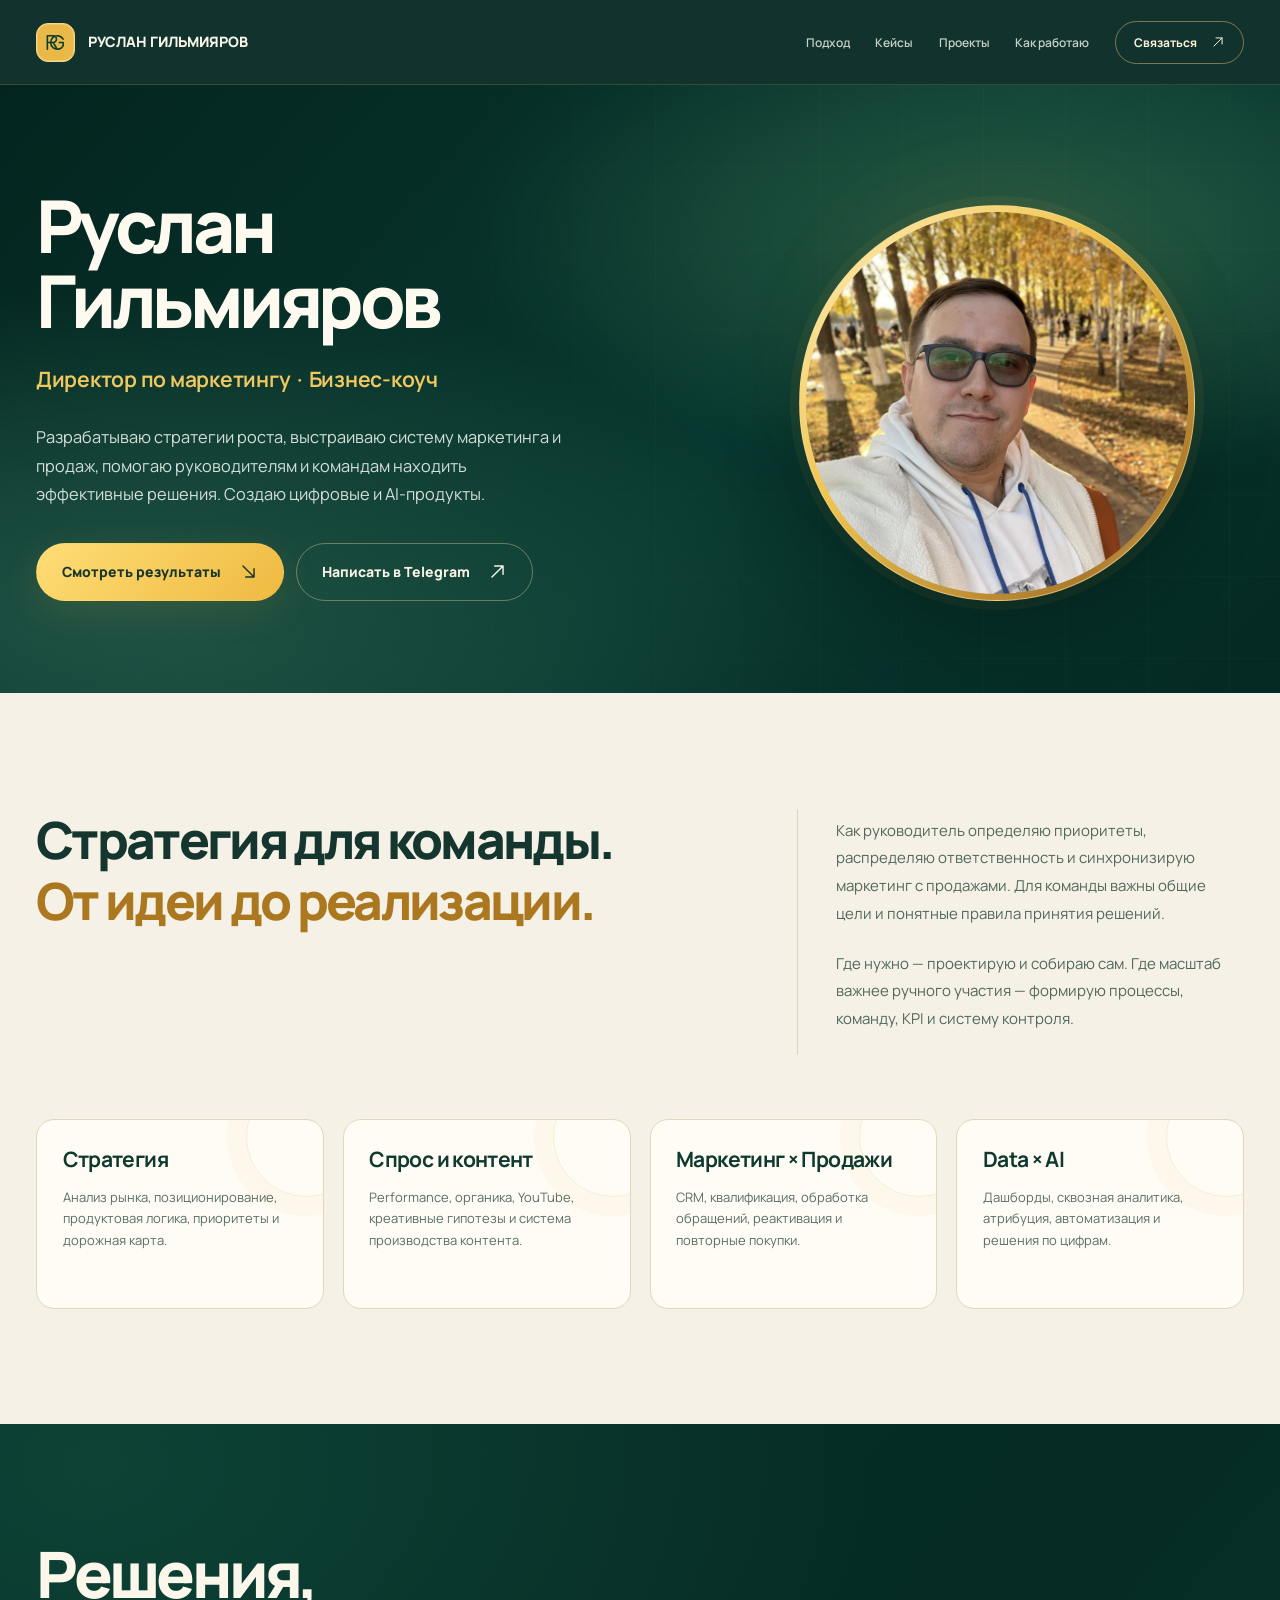
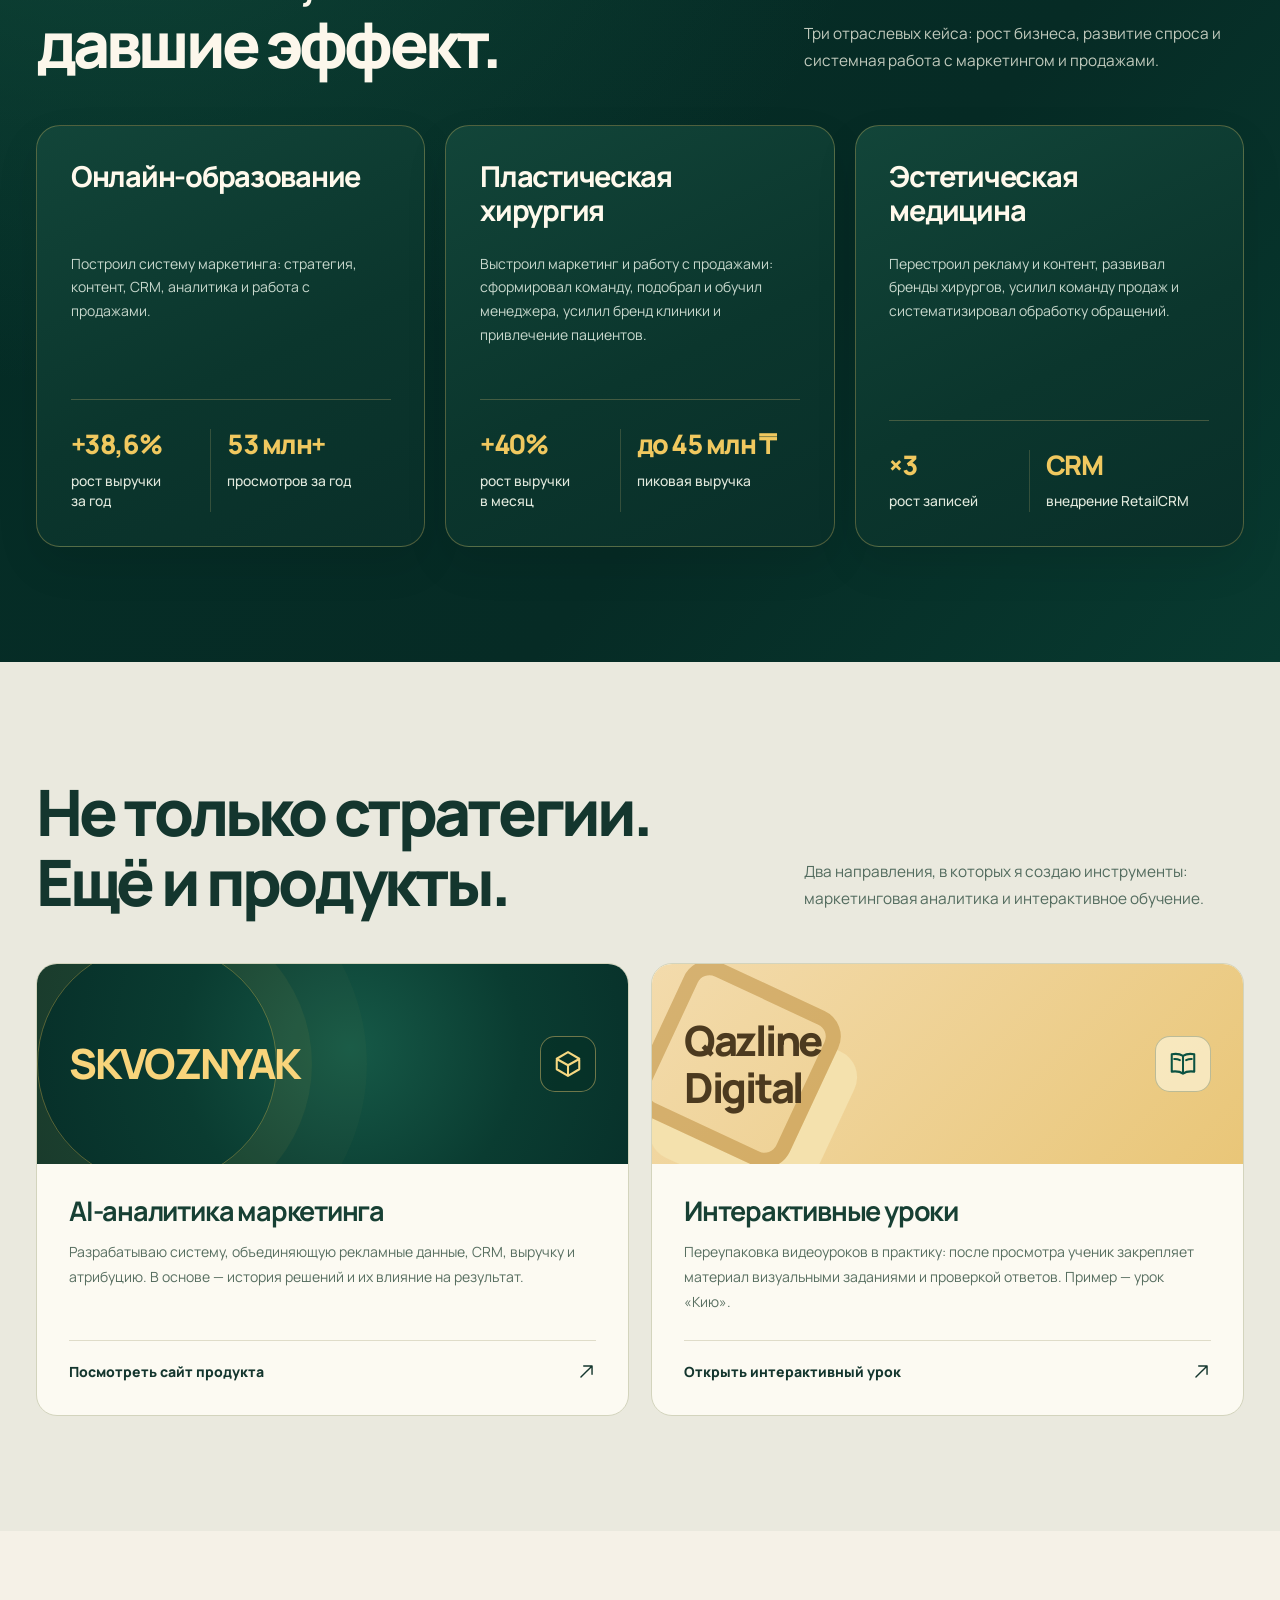
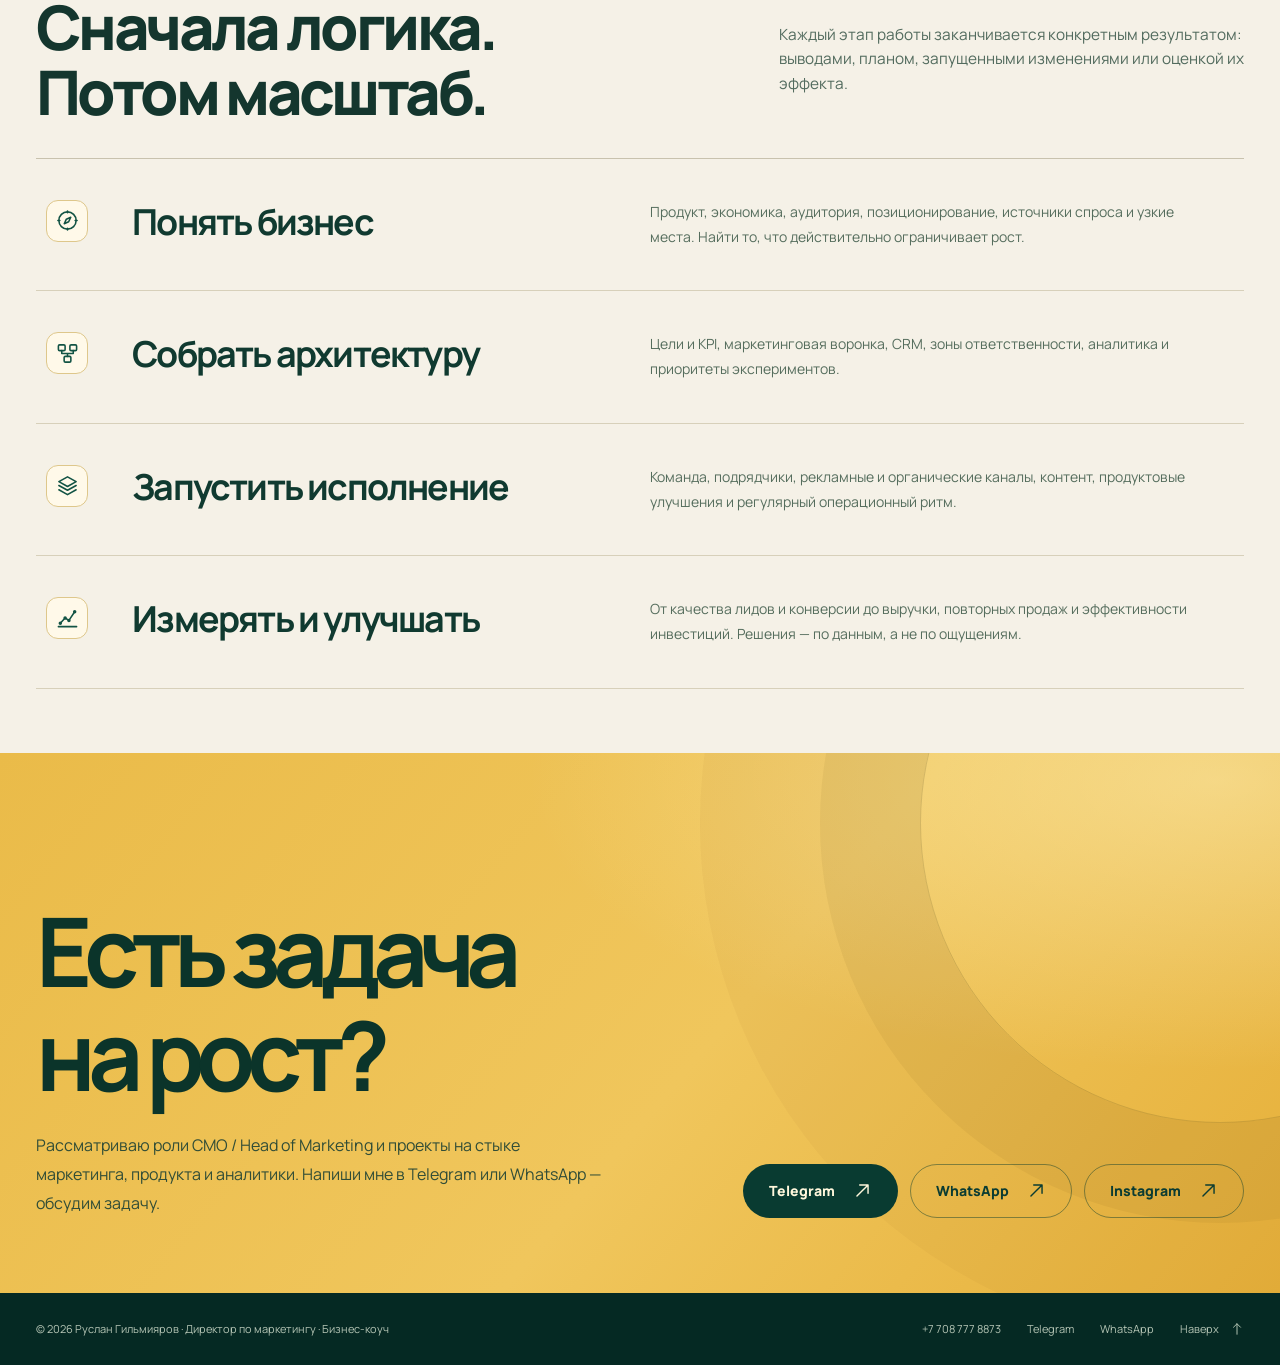
<file: index.html>
<!doctype html>
<html lang="ru">
<head>
<meta charset="utf-8">
<meta name="viewport" content="width=device-width, initial-scale=1">
<meta name="theme-color" content="#052923">
<meta name="description" content="Руслан Гильмияров — директор по маркетингу и бизнес-коуч. Стратегия роста, управление маркетингом, развитие команд, цифровые и AI-продукты. Кейсы в образовании и медицине.">
<meta property="og:type" content="website">
<meta property="og:locale" content="ru_RU">
<meta property="og:url" content="https://gilmiyaroff.github.io/gilmiyarov/">
<meta property="og:title" content="Руслан Гильмияров — директор по маркетингу · бизнес-коуч">
<meta property="og:description" content="Стратегия, маркетинг, продажи, развитие команд и AI. Кейсы и цифровые проекты Руслана Гильмиярова.">
<meta property="og:image" content="https://gilmiyaroff.github.io/gilmiyarov/og-image.PNG">
<meta name="twitter:card" content="summary_large_image">
<meta name="twitter:title" content="Руслан Гильмияров — директор по маркетингу · бизнес-коуч">
<meta name="twitter:image" content="https://gilmiyaroff.github.io/gilmiyarov/og-image.PNG">
<link rel="canonical" href="https://gilmiyaroff.github.io/gilmiyarov/">
<link rel="stylesheet" href="./assets/portfolio-v2.css?v=20261116">
<link rel="stylesheet" href="./assets/portfolio-emerald-gold.css?v=qazline-case-20261118">
<title>Руслан Гильмияров — Директор по маркетингу · Бизнес-коуч</title>
</head>
<body>
<svg class="icon-sprite" xmlns="http://www.w3.org/2000/svg" aria-hidden="true" focusable="false"><symbol id="rg-sun" viewBox="0 0 24 24"><circle cx="12" cy="12" r="4"/><path d="M12 1.5v3M12 19.5v3M1.5 12h3M19.5 12h3M4.5 4.5l2.2 2.2m10.6 10.6 2.2 2.2M19.5 4.5l-2.2 2.2M6.7 17.3l-2.2 2.2"/></symbol><symbol id="rg-compass" viewBox="0 0 24 24"><circle cx="12" cy="12" r="9"/><path d="m15.4 8.6-2.2 4.7-4.6 2.1 2.2-4.8zM12 2v2M12 20v2M2 12h2M20 12h2"/></symbol><symbol id="rg-beam" viewBox="0 0 24 24"><path d="M2 21h20M3 19v-5h4v5M10 19v-9h4v9M17 19V4h4v15M3.5 10 8 6l4 2 7-5m-4 0h4v4"/></symbol><symbol id="rg-pipeline" viewBox="0 0 24 24"><rect x="2.5" y="3" width="7" height="6" rx="1.3"/><rect x="14.5" y="3" width="7" height="6" rx="1.3"/><rect x="8.5" y="15" width="7" height="6" rx="1.3"/><path d="M6 9v3h12V9M12 12v3"/></symbol><symbol id="rg-prism" viewBox="0 0 24 24"><path d="m12 2.5 9 5.3v8.4l-9 5.3-9-5.3V7.8zM3 8l9 5 9-5M12 13v8.5"/></symbol><symbol id="rg-graph" viewBox="0 0 24 24"><path d="M2.5 20.5h19M4.5 17l5-5.5 4 2.5L19.5 5"/><circle cx="4.5" cy="17" r="1"/><circle cx="9.5" cy="11.5" r="1"/><circle cx="13.5" cy="14" r="1"/><circle cx="19.5" cy="5" r="1"/></symbol><symbol id="rg-board" viewBox="0 0 24 24"><rect x="2.5" y="3.5" width="19" height="17" rx="2"/><path d="M9 3.5v17M15.5 3.5v17M5 7h2M11.5 7h2M18 7h1M5 11h2M11.5 11h2M18 11h1M5 15h2"/></symbol><symbol id="rg-book" viewBox="0 0 24 24"><path d="M12 5.5C9.7 4 6.7 3.5 3 4.2v13.9c4-.5 7 .1 9 1.6 2-1.5 5-2.1 9-1.6V4.2c-3.7-.7-6.7-.2-9 1.3zM12 5.5v14.2M5 8c1.8-.1 3.1.2 4.5.9M14.5 8.9C16 8.2 17.2 7.9 19 8"/></symbol><symbol id="rg-flow" viewBox="0 0 24 24"><rect x="2.5" y="3" width="7" height="6" rx="1"/><rect x="14.5" y="15" width="7" height="6" rx="1"/><path d="M6 9v9h8.5M11.5 15l3 3-3 3"/></symbol><symbol id="rg-layers" viewBox="0 0 24 24"><path d="m12 3 9 5-9 5-9-5zM3 12l9 5 9-5M3 16.5l9 5 9-5"/></symbol><symbol id="rg-arrow-up" viewBox="0 0 24 24"><path d="M5 19 19 5M8.5 5H19v10.5"/></symbol><symbol id="rg-arrow-down" viewBox="0 0 24 24"><path d="M5 5 19 19M8.5 19H19V8.5"/></symbol><symbol id="rg-arrow-bottom" viewBox="0 0 24 24"><path d="M12 3v18M6 15l6 6 6-6"/></symbol><symbol id="rg-arrow-top" viewBox="0 0 24 24"><path d="M12 21V3M6 9l6-6 6 6"/></symbol><symbol id="rg-rg" viewBox="0 0 24 24"><path d="M3.5 19V5h6a3.5 3.5 0 0 1 0 7h-6m6-0 4.2 7M20 8.5a7 7 0 1 0 0 7V12h-4"/></symbol></svg>
<header class="site-header">
  <div class="container header-inner">
    <a href="#top" class="identity" aria-label="Руслан Гильмияров — к началу страницы">
      <span class="identity-mark"><svg class="icon-line" viewBox="0 0 24 24" aria-hidden="true" focusable="false"><use href="#rg-rg"></use></svg></span>
      <span class="identity-name">РУСЛАН ГИЛЬМИЯРОВ</span>
    </a>
    <nav class="desktop-nav" aria-label="Главная навигация">
      <a href="#approach">Подход</a>
      <a href="#cases">Кейсы</a>
      <a href="#projects">Проекты</a>
      <a href="#process">Как работаю</a>
      <a href="#contact" class="nav-cta">Связаться <svg class="icon-line" viewBox="0 0 24 24" aria-hidden="true" focusable="false"><use href="#rg-arrow-up"></use></svg></a>
    </nav>
    <button class="nav-toggle" type="button" data-nav-toggle aria-label="Открыть меню" aria-controls="mobile-nav" aria-expanded="false"><span></span></button>
  </div>
  <nav id="mobile-nav" class="mobile-nav" aria-label="Мобильное меню" aria-hidden="true">
    <a href="#approach">Подход</a><a href="#cases">Кейсы</a><a href="#projects">Проекты</a><a href="#process">Как работаю</a><a href="#contact">Связаться <svg class="icon-line" viewBox="0 0 24 24" aria-hidden="true" focusable="false"><use href="#rg-arrow-up"></use></svg></a>
  </nav>
</header>

<main id="top">
<section class="hero" aria-labelledby="hero-title">
  <div class="container">
    <div class="hero-grid">
      <div>
        <h1 id="hero-title" class="hero-name">Руслан<br><span>Гильмияров</span></h1>
        <p class="hero-position">Директор по маркетингу <span aria-hidden="true">·</span> Бизнес-коуч</p>
        <p class="hero-description">Разрабатываю стратегии роста, выстраиваю систему маркетинга и продаж, помогаю руководителям и командам находить эффективные решения. Создаю цифровые и AI-продукты.</p>
        <div class="hero-actions">
          <a class="btn btn--lime" href="#cases">Смотреть результаты <span class="arrow" aria-hidden="true"><svg class="icon-line" viewBox="0 0 24 24" aria-hidden="true" focusable="false"><use href="#rg-arrow-down"></use></svg></span></a>
          <a class="btn btn--outline" href="https://t.me/bul_gilmiyarov" target="_blank" rel="noopener noreferrer">Написать в Telegram <span class="arrow" aria-hidden="true"><svg class="icon-line" viewBox="0 0 24 24" aria-hidden="true" focusable="false"><use href="#rg-arrow-up"></use></svg></span></a>
        </div>
      </div>
      <div class="hero-photo">
        <div class="hero-photo__halo" aria-hidden="true"></div>
        <div class="hero-photo__frame">
          <img src="./assets/ruslan-photo-2026.webp?v=img2751" alt="Руслан Гильмияров — фотография" width="840" height="840" loading="eager" decoding="async" fetchpriority="high">
        </div>
      </div>
    </div>
  </div>
</section>


<section id="approach" class="section intro" aria-labelledby="approach-title">
  <div class="container">
    <div class="about-grid">
      <div class="reveal">
        <h2 id="approach-title" class="about-claim">Стратегия для команды.<br><em>От идеи до реализации.</em></h2>
      </div>
      <div class="about-side reveal">
        <p>Как руководитель определяю приоритеты, распределяю ответственность и синхронизирую маркетинг с продажами. Для команды важны общие цели и понятные правила принятия решений.</p>
        <p>Где нужно — проектирую и собираю сам. Где масштаб важнее ручного участия — формирую процессы, команду, KPI и систему контроля.</p>
              </div>
    </div>
    <div class="what-grid">
      <article class="what-card reveal"><h3>Стратегия</h3><p>Анализ рынка, позиционирование, продуктовая логика, приоритеты и дорожная карта.</p></article>
      <article class="what-card reveal"><h3>Спрос и контент</h3><p>Performance, органика, YouTube, креативные гипотезы и система производства контента.</p></article>
      <article class="what-card reveal"><h3>Маркетинг × Продажи</h3><p>CRM, квалификация, обработка обращений, реактивация и повторные покупки.</p></article>
      <article class="what-card reveal"><h3>Data × AI</h3><p>Дашборды, сквозная аналитика, атрибуция, автоматизация и решения по цифрам.</p></article>
    </div>
  </div>
</section>

<section id="cases" class="section case-section" aria-labelledby="cases-title">
  <div class="container">
    <div class="section__head section__head--dark reveal">
      <div><h2 id="cases-title">Решения,<br>давшие эффект.</h2></div>
      <p>Три отраслевых кейса: рост бизнеса, развитие спроса и системная работа с маркетингом и продажами.</p>
    </div>
    <div class="case-grid case-grid--unified">
      <article class="case-card case-card--unified reveal">
        <div class="case-card__body">
          <h3>Онлайн-образование</h3>
          <p>Построил систему маркетинга: стратегия, контент, CRM, аналитика и работа с продажами.</p>
        </div>
        <div class="case-card__metrics">
          <div class="case-card__metric">
            <strong>+38,6%</strong>
            <span>рост выручки за год</span>
          </div>
          <div class="case-card__metric">
            <strong>53 млн+</strong>
            <span>просмотров за год</span>
          </div>
        </div>
      </article>
      <article class="case-card case-card--unified reveal">
        <div class="case-card__body">
          <h3>Пластическая хирургия</h3>
          <p>Выстроил маркетинг и работу с продажами: сформировал команду, подобрал и обучил менеджера, усилил бренд клиники и привлечение пациентов.</p>
        </div>
        <div class="case-card__metrics">
          <div class="case-card__metric">
            <strong>+40%</strong>
            <span>рост выручки в месяц</span>
          </div>
          <div class="case-card__metric">
            <strong>до 45 млн ₸</strong>
            <span>пиковая выручка</span>
          </div>
        </div>
      </article>
      <article class="case-card case-card--unified reveal">
        <div class="case-card__body">
          <h3>Эстетическая медицина</h3>
          <p>Перестроил рекламу и контент, развивал бренды хирургов, усилил команду продаж и систематизировал обработку обращений.</p>
        </div>
        <div class="case-card__metrics">
          <div class="case-card__metric">
            <strong>×3</strong>
            <span>рост записей</span>
          </div>
          <div class="case-card__metric">
            <strong>CRM</strong>
            <span>внедрение RetailCRM</span>
          </div>
        </div>
      </article>
    </div>
  </div>
</section>

<section id="projects" class="section projects" aria-labelledby="projects-title">
  <div class="container">
    <div class="section__head reveal">
      <div><h2 id="projects-title">Не только стратегии.<br>Ещё и продукты.</h2></div>
      <p>Два направления, в которых я создаю инструменты: маркетинговая аналитика и интерактивное обучение.</p>
    </div>
    <div class="projects-grid">
      <article class="project reveal">
        <div class="project-art project-art--skv"><span class="project-glyph"><svg class="icon-line" viewBox="0 0 24 24" aria-hidden="true" focusable="false"><use href="#rg-prism"></use></svg></span><span class="art-title">SKVOZNYAK</span></div>
        <div class="project-body"><h3>AI-аналитика маркетинга</h3><p>Разрабатываю систему, объединяющую рекламные данные, CRM, выручку и атрибуцию. В основе — история решений и их влияние на результат.</p><a class="project-link" href="https://skvoznyak.kz/" target="_blank" rel="noopener noreferrer">Посмотреть сайт продукта <span class="arrow" aria-hidden="true"><svg class="icon-line" viewBox="0 0 24 24" aria-hidden="true" focusable="false"><use href="#rg-arrow-up"></use></svg></span></a></div>
        <!-- FUTURE PROOF SLOT: public demo screenshots -->
      </article>
      <article class="project reveal">
        <div class="project-art project-art--learn"><span class="project-glyph"><svg class="icon-line" viewBox="0 0 24 24" aria-hidden="true" focusable="false"><use href="#rg-book"></use></svg></span><span class="art-title">Qazline<br>Digital</span></div>
        <div class="project-body"><h3>Интерактивные уроки</h3><p>Переупаковка видеоуроков в практику: после просмотра ученик закрепляет материал визуальными заданиями и проверкой ответов. Пример — урок «Кию».</p><a class="project-link" href="https://gilmiyaroff.github.io/qazline_test/" target="_blank" rel="noopener noreferrer">Открыть интерактивный урок <span class="arrow" aria-hidden="true"><svg class="icon-line" viewBox="0 0 24 24" aria-hidden="true" focusable="false"><use href="#rg-arrow-up"></use></svg></span></a></div>
        <!-- FUTURE PROOF SLOT: screenshot of an interactive lesson -->
      </article>
    </div>
  </div>
</section>

<section id="process" class="section process" aria-labelledby="process-title">
  <div class="container">
    <div class="section__head reveal">
      <div><h2 id="process-title">Сначала логика.<br>Потом масштаб.</h2></div>
      <p>Каждый этап работы заканчивается конкретным результатом: выводами, планом, запущенными изменениями или оценкой их эффекта.</p>
    </div>
    <div class="process-steps">
      <div class="process-step reveal"><span class="no"><span class="process-glyph"><svg class="icon-line" viewBox="0 0 24 24" aria-hidden="true" focusable="false"><use href="#rg-compass"></use></svg></span></span><h3>Понять бизнес</h3><p>Продукт, экономика, аудитория, позиционирование, источники спроса и узкие места. Найти то, что действительно ограничивает рост.</p></div>
      <div class="process-step reveal"><span class="no"><span class="process-glyph"><svg class="icon-line" viewBox="0 0 24 24" aria-hidden="true" focusable="false"><use href="#rg-pipeline"></use></svg></span></span><h3>Собрать архитектуру</h3><p>Цели и KPI, маркетинговая воронка, CRM, зоны ответственности, аналитика и приоритеты экспериментов.</p></div>
      <div class="process-step reveal"><span class="no"><span class="process-glyph"><svg class="icon-line" viewBox="0 0 24 24" aria-hidden="true" focusable="false"><use href="#rg-layers"></use></svg></span></span><h3>Запустить исполнение</h3><p>Команда, подрядчики, рекламные и органические каналы, контент, продуктовые улучшения и регулярный операционный ритм.</p></div>
      <div class="process-step reveal"><span class="no"><span class="process-glyph"><svg class="icon-line" viewBox="0 0 24 24" aria-hidden="true" focusable="false"><use href="#rg-graph"></use></svg></span></span><h3>Измерять и улучшать</h3><p>От качества лидов и конверсии до выручки, повторных продаж и эффективности инвестиций. Решения — по данным, а не по ощущениям.</p></div>
    </div>
    
  </div>
</section>

<section id="contact" class="contact" aria-labelledby="contact-title">
  <div class="container contact-grid">
    <div>
      
      <h2 id="contact-title">Есть задача<br>на рост?</h2>
      <p>Рассматриваю роли CMO / Head of Marketing и проекты на стыке маркетинга, продукта и аналитики. Напиши мне в Telegram или WhatsApp — обсудим задачу.</p>
    </div>
    <div class="contact-actions">
      <a href="https://t.me/bul_gilmiyarov" class="btn btn--dark" target="_blank" rel="noopener noreferrer">Telegram <span class="arrow" aria-hidden="true"><svg class="icon-line" viewBox="0 0 24 24" aria-hidden="true" focusable="false"><use href="#rg-arrow-up"></use></svg></span></a>
      <a href="https://wa.me/77087778873" class="btn btn--paper" target="_blank" rel="noopener noreferrer" aria-label="Написать в WhatsApp">WhatsApp <span class="arrow" aria-hidden="true"><svg class="icon-line" viewBox="0 0 24 24" aria-hidden="true" focusable="false"><use href="#rg-arrow-up"></use></svg></span></a>
      <a href="https://instagram.com/bul.gilmiyarov" class="btn btn--paper" target="_blank" rel="noopener noreferrer">Instagram <span class="arrow" aria-hidden="true"><svg class="icon-line" viewBox="0 0 24 24" aria-hidden="true" focusable="false"><use href="#rg-arrow-up"></use></svg></span></a>
    </div>
  </div>
</section>
</main>
<footer class="site-footer">
  <div class="container footer-inner">
    <span>© <span data-year>2026</span> Руслан Гильмияров · Директор по маркетингу · Бизнес-коуч</span>
    <div class="footer-links">
      <a href="tel:+77087778873">+7 708 777 8873</a>
      <a href="https://t.me/bul_gilmiyarov" target="_blank" rel="noopener noreferrer">Telegram</a>
      <a href="https://wa.me/77087778873" target="_blank" rel="noopener noreferrer">WhatsApp</a>
      <a href="#top">Наверх <svg class="icon-line" viewBox="0 0 24 24" aria-hidden="true" focusable="false"><use href="#rg-arrow-top"></use></svg></a>
    </div>
  </div>
</footer>
<script defer src="./assets/portfolio-v2.js?v=20261116"></script>
</body>
</html>
</file>
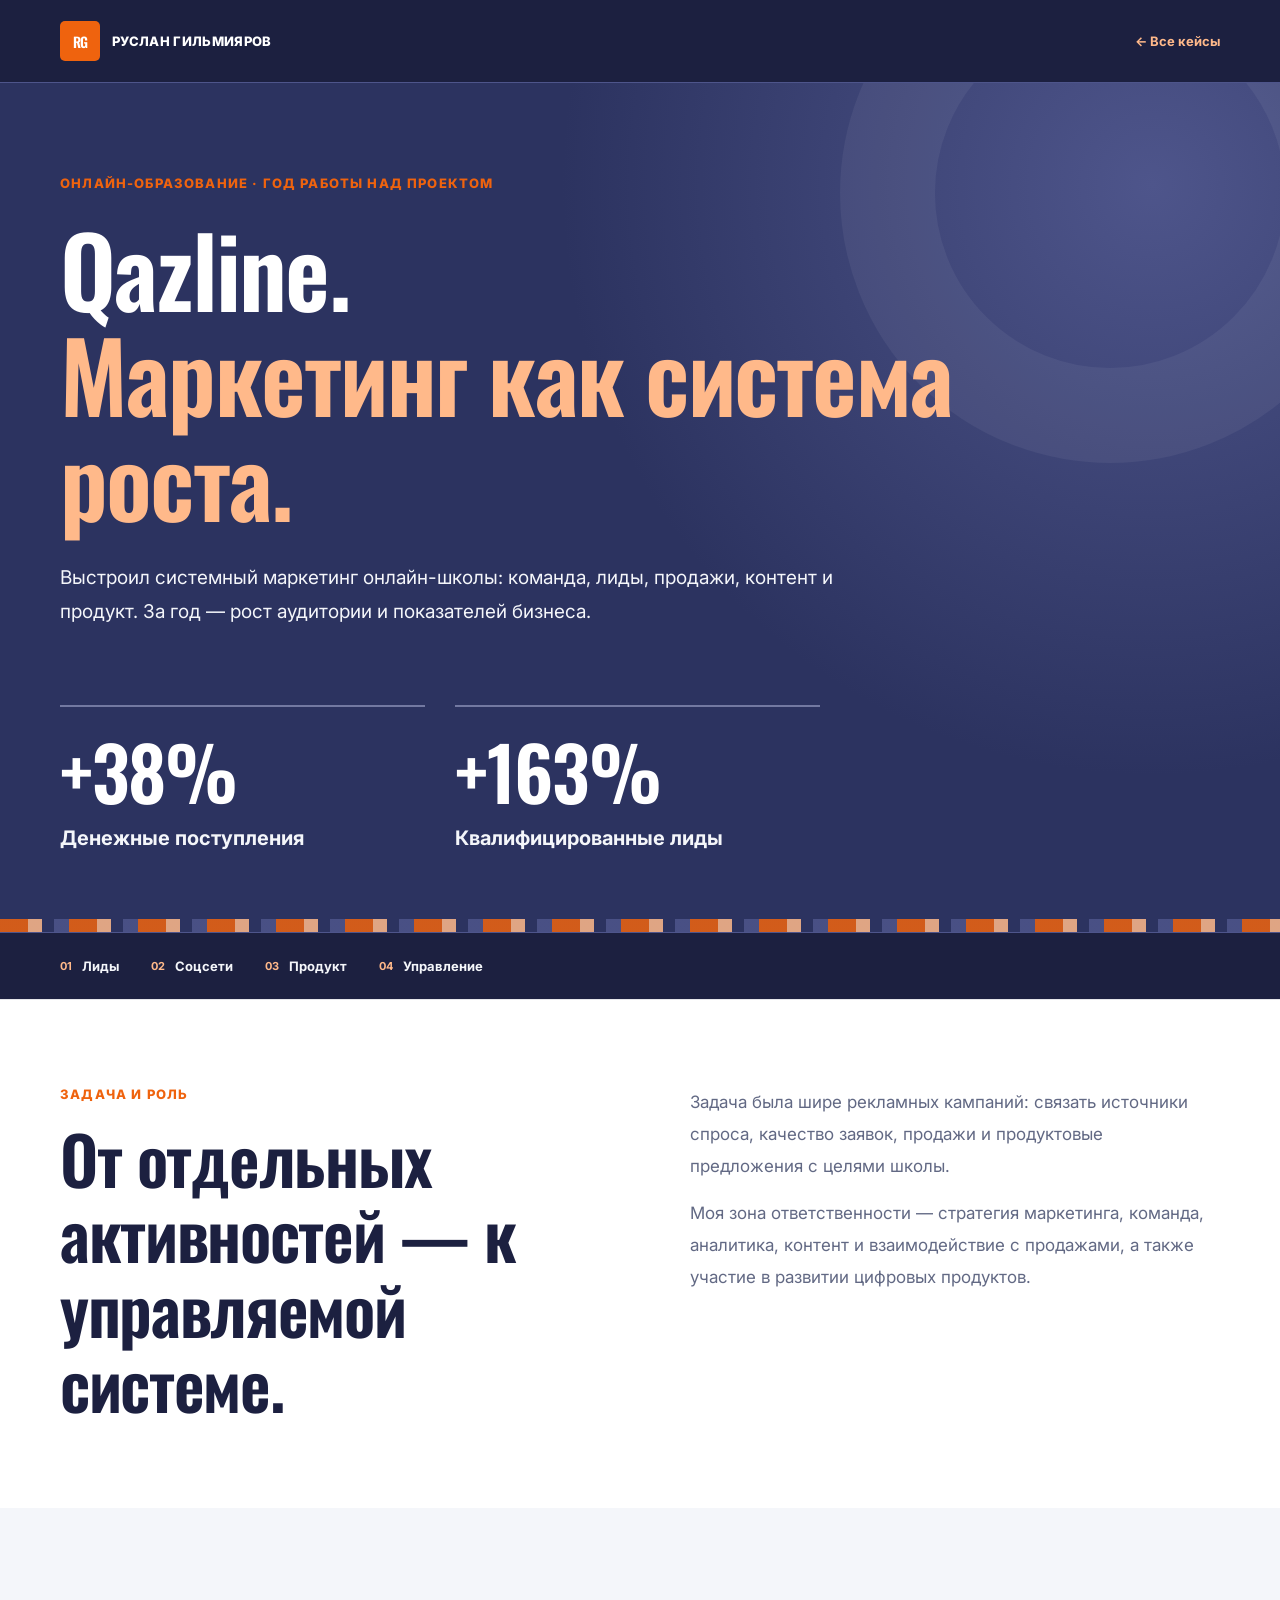
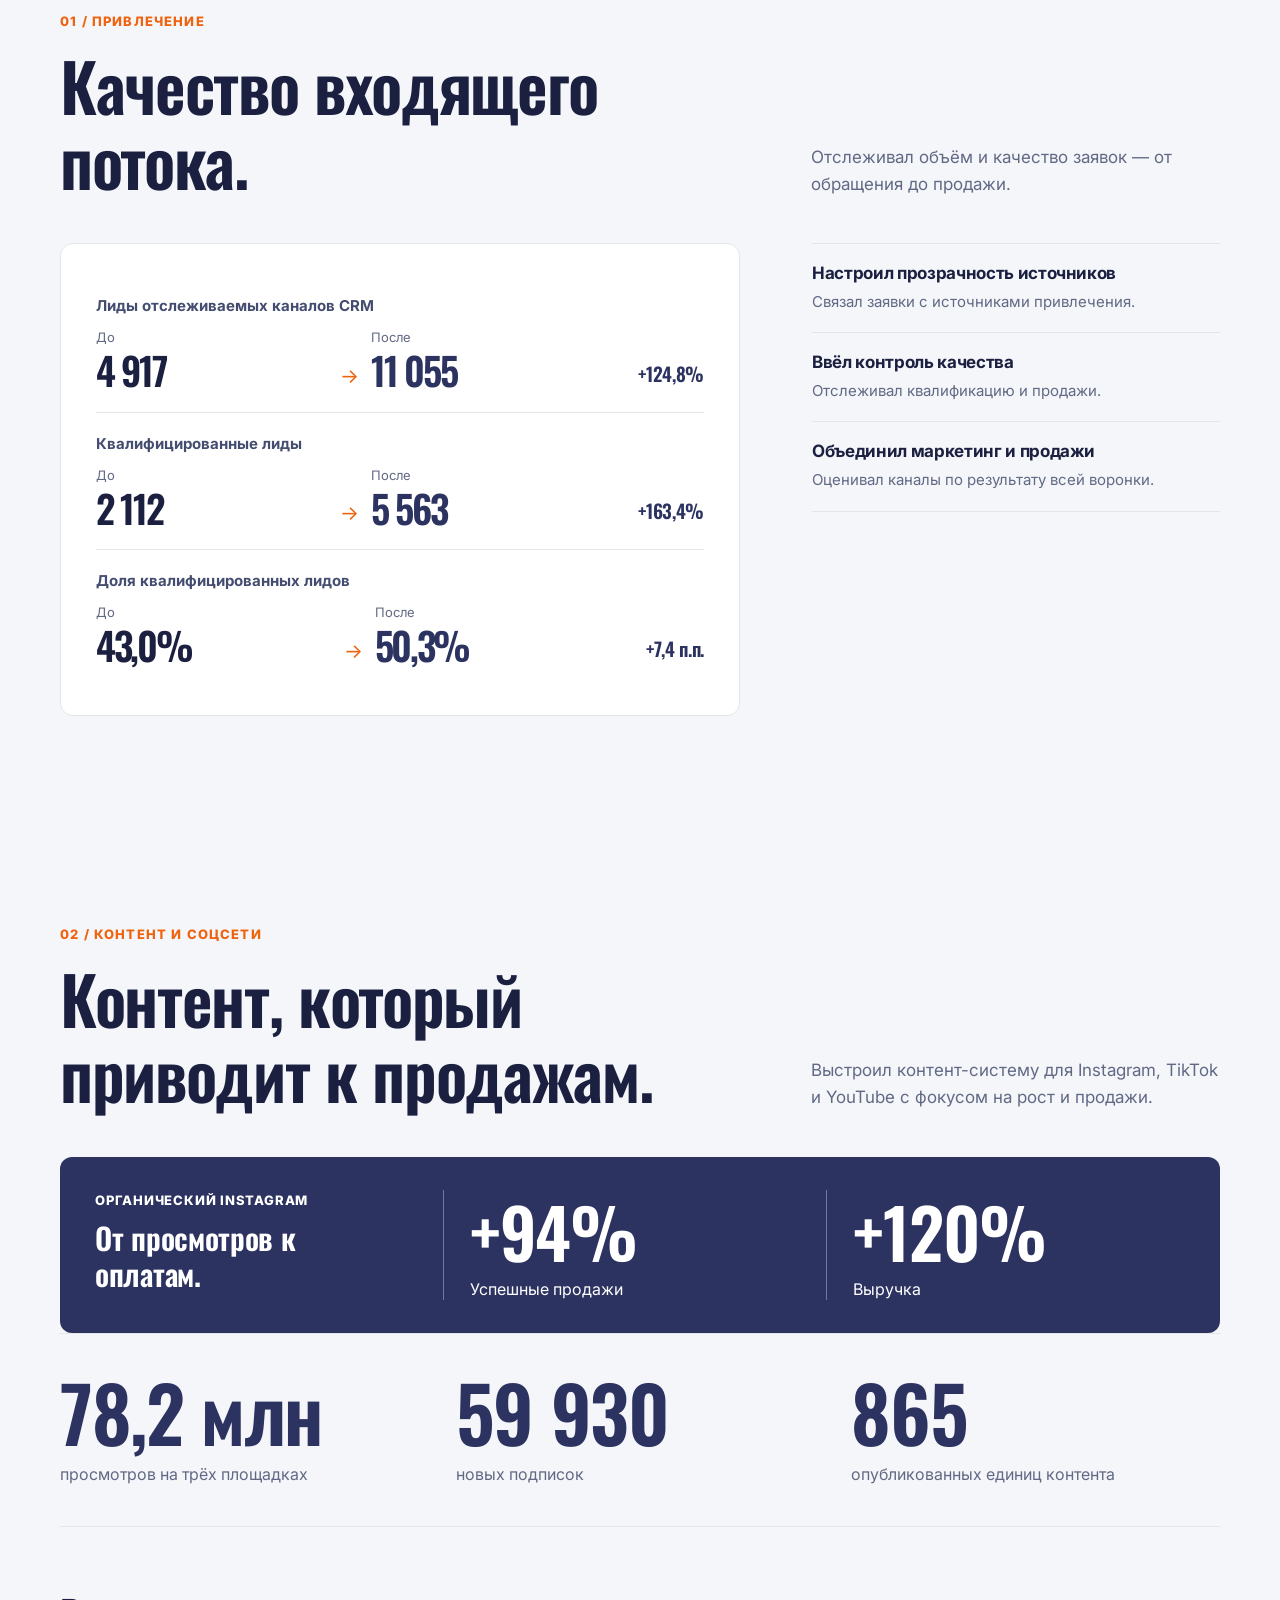
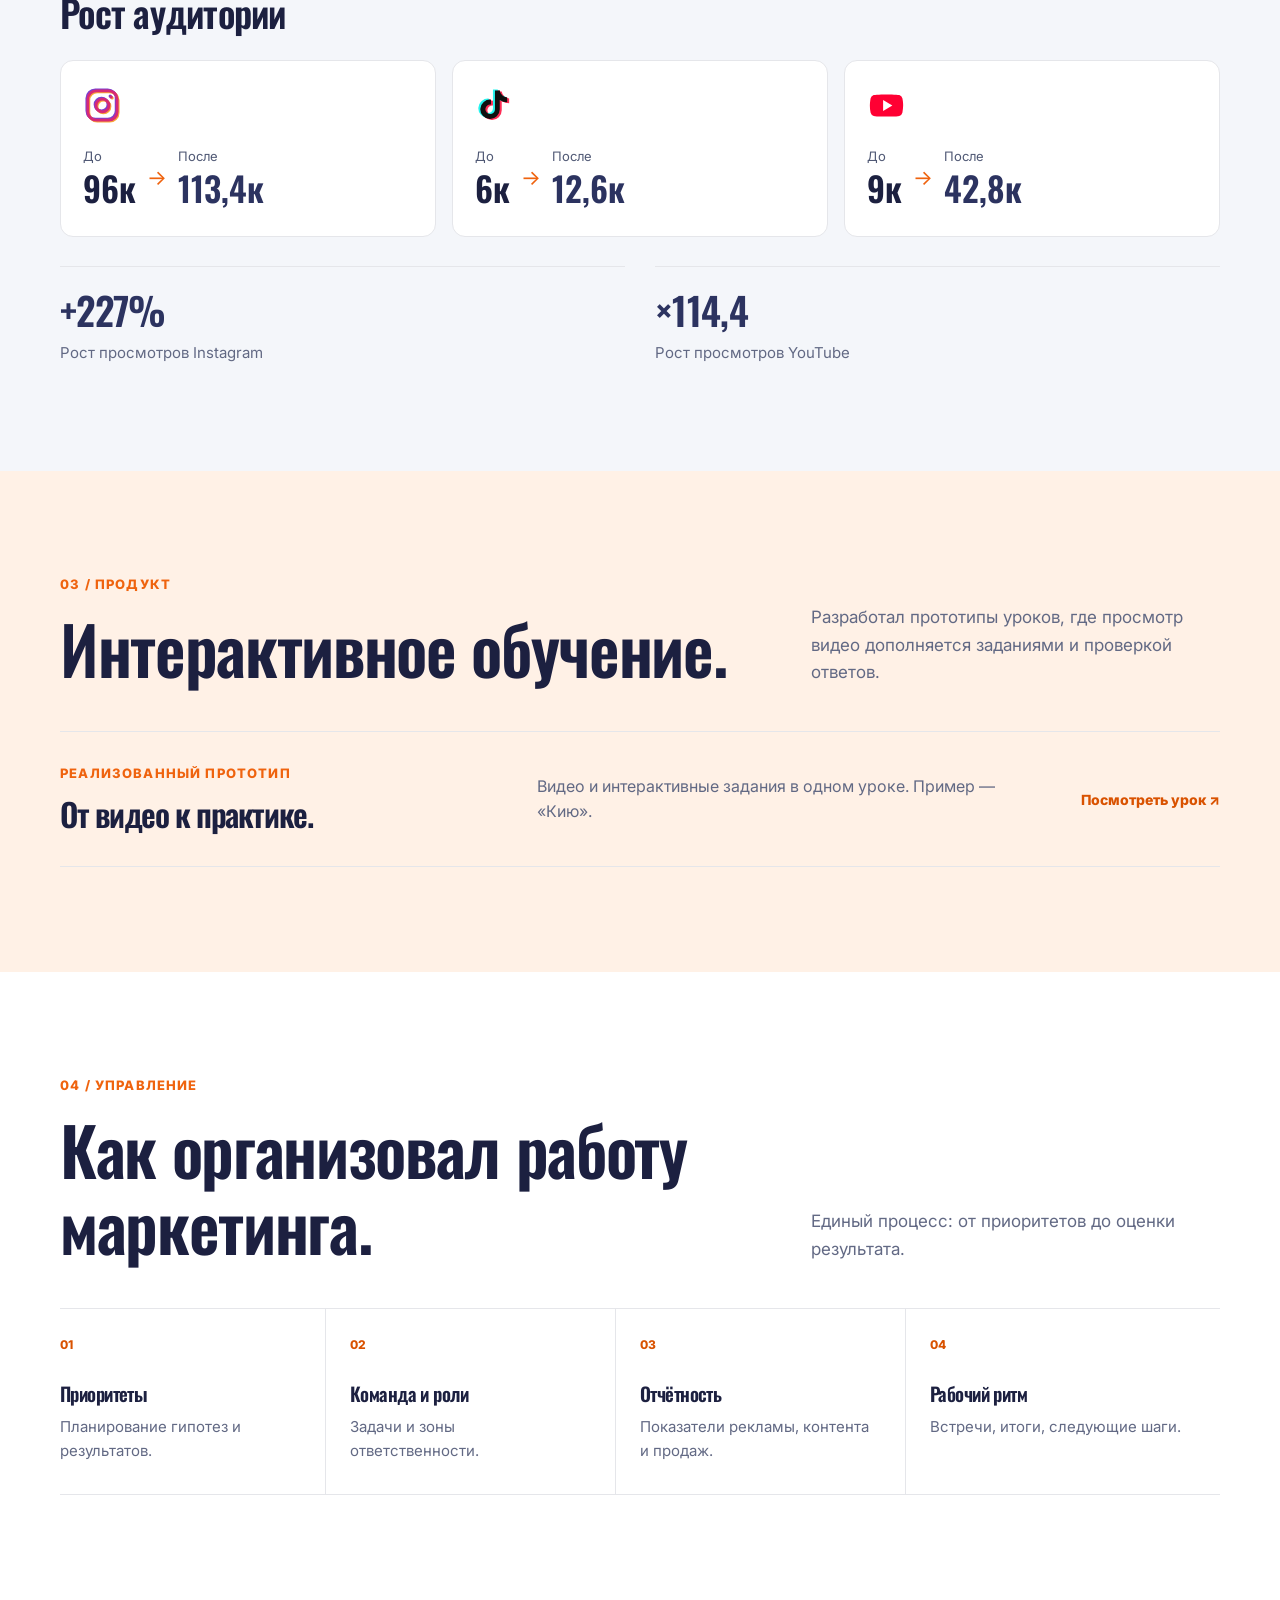
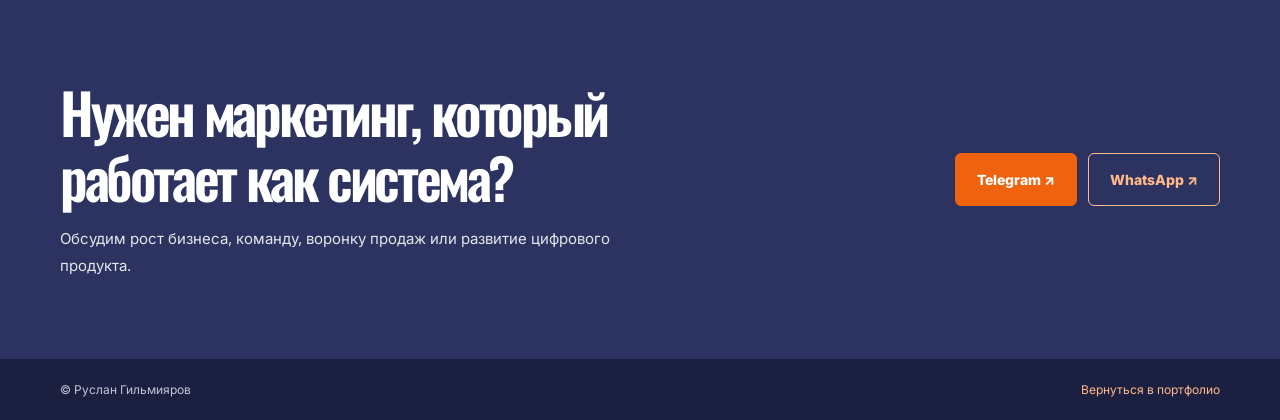
<file: cases/qazline/index.html>
<!doctype html>
<html lang="ru">
<head>
  <meta charset="utf-8">
  <meta name="viewport" content="width=device-width, initial-scale=1">
  <meta name="theme-color" content="#2C3360">
  <meta name="description" content="Qazline — кейс Руслана Гильмиярова: системный маркетинг онлайн-школы, лидогенерация, CRM и продажи, контент, цифровой продукт и команда.">
  <meta property="og:type" content="article">
  <meta property="og:locale" content="ru_RU">
  <meta property="og:url" content="https://gilmiyaroff.github.io/gilmiyarov/cases/qazline/">
  <meta property="og:title" content="Qazline — маркетинг как система роста">
  <meta property="og:description" content="Как выстраивал маркетинг онлайн-школы: от качества лидов и повторных продаж до контента и цифрового продукта.">
  <meta property="og:image" content="https://gilmiyaroff.github.io/gilmiyarov/og-image.PNG">
  <link rel="canonical" href="https://gilmiyaroff.github.io/gilmiyarov/cases/qazline/">
  <title>Qazline — кейс Руслана Гильмиярова</title>
  <link rel="preconnect" href="https://fonts.googleapis.com">
  <link rel="preconnect" href="https://fonts.gstatic.com" crossorigin>
  <link href="https://fonts.googleapis.com/css2?family=Inter:wght@400;500;600;700;800&family=Oswald:wght@400;500;600;700&display=swap" rel="stylesheet">
  <style>
    :root{--pine:#082f29;--pine-2:#10483c;--pine-3:#17614b;--ink:#173c31;--muted:#607367;--gold:#eac46d;--gold-dark:#986e1b;--cream:#f6f4ec;--cream-2:#edece2;--line:#d6dcce;--white:#fffdf6;scroll-behavior:smooth}
    *,*:before,*:after{box-sizing:border-box}
    body{margin:0;background:var(--cream);color:var(--ink);font-family:Manrope,system-ui,-apple-system,"Segoe UI",sans-serif;-webkit-font-smoothing:antialiased}
    a{color:inherit;text-decoration:none}a:focus-visible{outline:3px solid var(--gold);outline-offset:5px}
    .wrap{width:min(1160px,calc(100% - 72px));margin-inline:auto}
    .top{background:var(--pine);color:var(--white);border-bottom:1px solid #2d5649}
    .top .wrap{display:flex;align-items:center;justify-content:space-between;gap:20px;min-height:82px}
    .brand{display:inline-flex;align-items:center;gap:12px;font-size:13px;font-weight:800;letter-spacing:.025em}
    .mark{display:grid;place-items:center;width:40px;height:40px;border-radius:10px;background:var(--gold);color:var(--pine);font-size:14px;letter-spacing:-.07em}
    .return{font-size:13px;font-weight:700;color:var(--gold);white-space:nowrap}
    .return:hover{color:#fff}
    .hero{color:var(--white);background:radial-gradient(ellipse 65% 80% at 95% 0%,#205949 0%,transparent 65%),var(--pine);padding:92px 0 79px;overflow:hidden}
    .eyebrow,.section-index{font-size:12px;font-weight:800;letter-spacing:.16em;text-transform:uppercase}
    .eyebrow{color:var(--gold);margin:0 0 25px}
    h1,h2,h3,p{margin-top:0}
    h1{max-width:1020px;font-size:clamp(47px,6.4vw,87px);letter-spacing:-.067em;line-height:1.08;margin:0}
    h1 span{color:var(--gold)}
    .hero-lead{max-width:780px;font-size:clamp(16px,1.7vw,19px);line-height:1.8;color:#d6e3d9;margin:30px 0 0}
    .hero-results{display:grid;grid-template-columns:repeat(3,minmax(0,1fr));gap:30px;margin-top:75px}
    .hero-stat{border-top:1px solid #5f745c;padding-top:22px;min-width:0}
    .hero-stat strong{display:block;font-size:clamp(39px,4.7vw,64px);letter-spacing:-.068em;line-height:1.12;color:var(--gold);font-variant-numeric:tabular-nums}
    .hero-stat p{max-width:280px;font-size:15px;line-height:1.6;color:#dbe7dd;margin:13px 0 0}
    .hero-stat small{display:block;margin-top:6px;color:#9eb8aa;font-size:12px;line-height:1.5}
    .jump{background:#103e34;color:#e4eee5;border-top:1px solid #31574d}
    .jump .wrap{display:flex;align-items:center;gap:32px;min-height:66px;overflow-x:auto;scrollbar-width:none}
    .jump .wrap::-webkit-scrollbar{display:none}
    .jump a{display:inline-flex;align-items:center;gap:10px;white-space:nowrap;font-size:13px;font-weight:700;padding:19px 0}
    .jump a:hover{color:var(--gold)}.jump span{color:#bfa15b;font-size:11px}
    .section{padding:105px 0;scroll-margin-top:30px}
    .section:nth-of-type(even){background:var(--cream-2)}
    .section-head{display:grid;grid-template-columns:minmax(0,1.25fr) minmax(250px,.75fr);gap:70px;align-items:end;margin-bottom:45px}
    .section-index{color:var(--gold-dark);display:block;margin:0 0 19px}
    .section h2{font-size:clamp(36px,4.4vw,61px);line-height:1.14;letter-spacing:-.061em;margin:0;max-width:780px}
    .section-head p{font-size:16px;line-height:1.85;color:var(--muted);margin:0}
    .story{padding:86px 0;background:var(--white)}
    .story-grid{display:grid;grid-template-columns:1fr 1fr;gap:100px;align-items:start}
    .story h2{font-size:clamp(37px,4.1vw,57px);letter-spacing:-.06em;line-height:1.16;margin:0}
    .story p{color:var(--muted);font-size:17px;line-height:1.9;margin:0}
    .story p+p{margin-top:14px}
    .leads-area{display:grid;grid-template-columns:minmax(0,1.25fr) minmax(0,.75fr);gap:72px;align-items:start}
    .funnel{padding:33px 35px 34px;background:var(--white);border:1px solid var(--line);border-radius:20px}
    .minor-title{font-weight:800;font-size:13px;letter-spacing:.03em;color:var(--muted);margin-bottom:30px}
    .funnel-line+.funnel-line{margin-top:27px}
    .funnel-label{display:flex;justify-content:space-between;align-items:baseline;gap:20px;margin-bottom:12px}
    .funnel-label span{font-size:14px;font-weight:600;color:#426053}
    .funnel-label strong{font-size:clamp(27px,3vw,37px);letter-spacing:-.06em;font-variant-numeric:tabular-nums}
    .funnel-track{height:17px;background:#e1e9db;border-radius:3px;overflow:hidden}
    .funnel-track b{display:block;height:100%;background:var(--pine-3);border-radius:3px}
    .funnel-line:first-of-type .funnel-track b{background:#9cbba7}
    .funnel-bottom{border-top:1px solid var(--line);margin-top:30px;padding-top:23px;display:flex;align-items:center;gap:15px}
    .funnel-bottom strong{font-size:43px;line-height:1.1;color:var(--pine-3);letter-spacing:-.06em}
    .funnel-bottom span{font-size:13px;line-height:1.6;color:var(--muted)}
    .subnote{font-size:12px!important;line-height:1.6!important;color:#78877d!important;margin:17px 0 0!important}
    .action-list{padding:0;margin:0;list-style:none;border-top:1px solid var(--line)}
    .action-list li{padding:19px 0;border-bottom:1px solid var(--line)}
    .action-list strong{display:block;font-size:17px;letter-spacing:-.02em;margin-bottom:7px}
    .action-list span{display:block;font-size:14px;line-height:1.7;color:var(--muted)}
    .sales{background:var(--pine)!important;color:var(--white)}
    .sales .section-index{color:var(--gold)}.sales .section-head p{color:#c0d4c7}
    .sales-main{display:grid;grid-template-columns:1fr 1fr;gap:55px;padding:38px 0 35px;border-top:1px solid #466b5e;border-bottom:1px solid #466b5e}
    .sales-main article{min-width:0}
    .sales-main article+article{border-left:1px solid #466b5e;padding-left:55px}
    .sales-main strong{display:block;color:var(--gold);font-size:clamp(48px,5.3vw,73px);letter-spacing:-.075em;line-height:1.15}
    .sales-main h3{font-size:18px;letter-spacing:-.02em;margin:17px 0 13px}
    .sales-main p{font-size:15px;line-height:1.8;color:#c7d9cd;margin:0}
    .before-after{display:flex;align-items:center;gap:14px;flex-wrap:wrap;margin-top:22px;font-size:15px}
    .before-after span{color:#adccba}.before-after b{color:#fff;font-variant-numeric:tabular-nums}
    .before-after i{font-style:normal;color:var(--gold)}
    .sales-note{display:flex;align-items:baseline;gap:20px;margin-top:27px;color:#c7d9cd;font-size:15px;line-height:1.8}
    .sales-note b{font-size:24px;white-space:nowrap;color:#fff}
    .social{background:var(--cream)!important}
    .social-proof{display:grid;grid-template-columns:repeat(2,minmax(0,1fr));gap:24px;padding:29px 0 34px;border-top:1px solid var(--line);border-bottom:1px solid var(--line)}
    .social-proof strong{display:block;color:var(--pine-3);font-size:clamp(34px,4vw,51px);letter-spacing:-.06em;line-height:1.12}
    .social-proof span{display:block;color:var(--muted);font-size:14px;margin-top:8px}
    .subhead{display:flex;justify-content:space-between;align-items:baseline;gap:16px;margin:64px 0 24px}
    .subhead h3{font-size:clamp(27px,2.9vw,39px);line-height:1.2;letter-spacing:-.05em;margin:0}
    .subhead p{font-size:13px;color:var(--muted);margin:0}
    .social-grid{display:grid;grid-template-columns:repeat(3,minmax(0,1fr));gap:16px}
    .social-card{border:1px solid var(--line);background:var(--white);border-radius:18px;padding:25px 22px 29px;min-width:0}
    .social-logo{width:39px;height:39px;display:grid;place-items:center;margin-bottom:23px}
    .social-logo svg{display:block;width:37px;height:37px}
    .instagram{color:#d62976}.instagram svg{filter:drop-shadow(1px 1px 0 #f9a536) drop-shadow(-1px -1px 0 #7c3fcf)}
    .tiktok{color:#101010}.tiktok svg{filter:drop-shadow(-2px -1px 0 #25f4ee) drop-shadow(2px 1px 0 #fe2c55)}
    .youtube{color:#ff0033}
    .follow-compare{display:flex;align-items:end;gap:11px;flex-wrap:wrap}
    .follow-compare div{min-width:0}
    .follow-compare span{display:block;color:var(--muted);font-size:12px;margin-bottom:4px}
    .follow-compare strong{font-size:clamp(24px,2.9vw,34px);letter-spacing:-.06em;line-height:1.16;white-space:nowrap;font-variant-numeric:tabular-nums}
    .follow-compare div:last-child strong{color:var(--gold-dark)}
    .follow-compare i{color:#b18d47;font-size:21px;font-style:normal;align-self:center}
    .social-views{margin-top:29px;display:grid;grid-template-columns:1fr 1fr;gap:30px}
    .view-stat{padding-top:20px;border-top:1px solid var(--line)}
    .view-stat strong{font-size:clamp(29px,3vw,42px);line-height:1.2;letter-spacing:-.055em;color:var(--pine-3)}
    .view-stat span{display:block;margin-top:7px;color:var(--muted);font-size:14px;line-height:1.7}
    .product{background:var(--cream-2)!important}
    .product-list{display:grid;grid-template-columns:repeat(3,minmax(0,1fr));gap:16px}
    .product-item{padding:29px 27px 31px;background:var(--white);border:1px solid var(--line);border-radius:18px;display:flex;flex-direction:column;min-height:288px}
    .product-item .count{font-size:12px;font-weight:800;color:var(--gold-dark);letter-spacing:.1em}
    .product-item h3{font-size:clamp(22px,2.25vw,29px);letter-spacing:-.045em;line-height:1.25;margin:39px 0 13px}
    .product-item p{font-size:14px;line-height:1.75;color:var(--muted);margin:0}
    .product-item a{font-size:13px;font-weight:800;color:var(--pine-3);margin-top:auto;padding-top:19px}
    .system{background:var(--white)!important}
    .system-flow{display:grid;grid-template-columns:repeat(4,minmax(0,1fr));gap:0;border-top:1px solid var(--line);border-bottom:1px solid var(--line)}
    .system-step{padding:28px 28px 32px 0;min-width:0}
    .system-step:not(:last-child){border-right:1px solid var(--line);margin-right:24px}
    .system-step .no{display:block;font-size:12px;font-weight:800;color:var(--gold-dark);margin-bottom:29px}
    .system-step h3{font-size:19px;line-height:1.3;letter-spacing:-.03em;margin:0 0 10px}
    .system-step p{font-size:13px;line-height:1.75;color:var(--muted);margin:0}
    .closing{padding:80px 0;background:var(--pine);color:var(--white)}
    .closing .wrap{display:flex;align-items:center;justify-content:space-between;gap:40px}
    .closing h2{max-width:610px;font-size:clamp(33px,4.4vw,59px);letter-spacing:-.06em;line-height:1.15;margin:0 0 16px}
    .closing p{font-size:15px;color:#c6d8cc;line-height:1.8;max-width:620px;margin:0}
    .actions{display:flex;flex-wrap:wrap;gap:11px}
    .btn{min-height:53px;display:inline-flex;align-items:center;justify-content:center;padding:12px 21px;border:1px solid var(--gold);border-radius:11px;font-weight:800;font-size:14px;white-space:nowrap;transition:transform .2s,background .2s}
    .btn:hover{transform:translateY(-2px)}.btn.primary{background:var(--gold);color:var(--pine)}.btn.secondary{color:var(--gold)}
    .foot{padding:23px 0;background:#06261f;color:#a7bdaf;font-size:12px}
    .foot .wrap{display:flex;align-items:center;justify-content:space-between;gap:20px}.foot a{color:var(--gold)}
    @media(max-width:950px){.wrap{width:min(100% - 44px,1160px)}.section-head{gap:40px}.leads-area{gap:32px}.story-grid{gap:50px}.product-item{padding:25px 20px}.system-step{padding-right:17px}.system-step:not(:last-child){margin-right:17px}}
    @media(max-width:720px){.wrap{width:calc(100% - 38px)}.hero{padding:65px 0 63px}.hero-results{gap:15px;margin-top:54px}.hero-stat strong{font-size:clamp(29px,6vw,41px)}.hero-stat p{font-size:12px}.hero-stat small{font-size:11px}.jump .wrap{gap:24px}.story,.section{padding:67px 0}.story-grid,.section-head,.leads-area{grid-template-columns:1fr;gap:26px}.section-head{margin-bottom:31px}.story p{font-size:15px}.sales-main{gap:25px}.sales-main article+article{padding-left:25px}.social-grid{gap:9px}.social-card{padding:19px 12px 23px}.social-logo{margin-bottom:18px}.follow-compare{gap:5px}.follow-compare strong{font-size:clamp(22px,4.2vw,29px)}.follow-compare span{font-size:11px}.follow-compare i{font-size:16px}.product-list{grid-template-columns:1fr}.product-item{min-height:0;padding:25px}.product-item h3{margin:23px 0 9px}.system-flow{grid-template-columns:repeat(2,minmax(0,1fr))}.system-step{padding:25px 15px 25px 0}.system-step:not(:last-child){margin-right:0;border-right:0}.system-step:nth-child(odd){border-right:1px solid var(--line);padding-right:20px}.system-step:nth-child(even){padding-left:20px}.system-step:nth-child(-n+2){border-bottom:1px solid var(--line)}.system-step .no{margin-bottom:15px}.closing .wrap{flex-direction:column;align-items:flex-start}.closing{padding:68px 0}}
    @media(max-width:480px){.top .wrap{min-height:69px}.brand{font-size:11px;gap:8px}.mark{width:34px;height:34px;font-size:12px}.return{font-size:11px}.hero h1{font-size:clamp(42px,10vw,54px)}.hero-lead{font-size:15px;line-height:1.75}.hero-results{grid-template-columns:1fr 1fr;row-gap:21px}.hero-stat:last-child{grid-column:1/-1}.hero-stat:last-child strong{font-size:43px}.hero-stat{padding-top:16px}.hero-stat strong{font-size:clamp(34px,8vw,42px)}.section h2,.story h2{font-size:clamp(34px,9vw,45px)}.funnel{padding:25px 21px}.funnel-label strong{font-size:30px}.sales-main{grid-template-columns:1fr;gap:32px}.sales-main article+article{padding-left:0;border-left:0;border-top:1px solid #466b5e;padding-top:30px}.sales-main strong{font-size:58px}.sales-note{flex-direction:column;gap:6px}.social-grid{gap:6px}.social-card{padding:17px 7px;border-radius:12px}.social-logo{width:30px;height:30px;margin-bottom:14px}.social-logo svg{width:29px;height:29px}.follow-compare{flex-direction:column;align-items:flex-start;gap:3px}.follow-compare div{display:flex;gap:5px;align-items:baseline}.follow-compare span{margin:0;font-size:10px}.follow-compare strong{font-size:clamp(20px,5vw,25px)}.follow-compare i{transform:rotate(90deg);font-size:13px;margin-left:15px;line-height:1}.subhead{align-items:flex-start;flex-direction:column;gap:8px;margin-top:48px}.social-proof{gap:14px}.social-proof strong{font-size:32px}.social-views{gap:15px}.view-stat strong{font-size:29px}.view-stat span{font-size:12px}.foot .wrap{flex-wrap:wrap}}
    /* Verified commercial and lead dynamics, presented in separate comparable cohorts. */
    .lead-trend{padding:31px 35px 28px;border:1px solid var(--line);border-radius:20px;background:var(--white)}
    .lead-trend .minor-title{margin-bottom:9px}
    .lead-trend__row{padding:20px 0;border-bottom:1px solid var(--line)}
    .lead-trend__name{display:block;margin-bottom:13px;color:var(--muted);font-size:14px;font-weight:700}
    .lead-trend__values{display:grid;grid-template-columns:minmax(0,1fr) 20px minmax(0,1.1fr) auto;align-items:end;gap:11px;font-variant-numeric:tabular-nums}
    .lead-trend__values span small{display:block;font-size:11px;color:#8a968a;margin-bottom:3px}
    .lead-trend__values span b{display:block;font-size:clamp(26px,2.65vw,34px);letter-spacing:-.06em;line-height:1.14}
    .lead-trend__values span:nth-of-type(2) b{color:var(--pine-3)}
    .lead-trend__values i{font-style:normal;color:#b3944a;font-size:20px;padding-bottom:4px}
    .lead-trend__values strong{font-size:16px;color:var(--gold-dark);padding-bottom:5px;white-space:nowrap}
    .lead-trend__quality{display:flex;justify-content:space-between;align-items:end;gap:15px;padding-top:23px}
    .lead-trend__quality span{display:block;color:var(--muted);font-size:13px;margin-bottom:7px}
    .lead-trend__quality div b{display:block;white-space:nowrap;font-size:clamp(22px,2.8vw,33px);letter-spacing:-.055em}
    .lead-trend__quality i{font-style:normal;color:#b3944a}
    .lead-trend__quality>strong{color:var(--pine-3);font-size:clamp(20px,2.2vw,27px);letter-spacing:-.04em;white-space:nowrap}
    .organic-results{display:grid;grid-template-columns:.9fr 1fr 1fr;gap:25px;align-items:center;background:var(--pine);color:var(--white);border-radius:20px;padding:32px 35px}
    .organic-results__intro span{font-size:11px;letter-spacing:.09em;text-transform:uppercase;font-weight:800;color:var(--gold)}
    .organic-results__intro h3{margin:11px 0 8px;font-size:clamp(21px,2.4vw,30px);line-height:1.22;letter-spacing:-.045em}
    .organic-results__intro p{color:#a9c5b4;font-size:11px;line-height:1.6;margin:0}
    .organic-results__stat{border-left:1px solid #426d5a;padding-left:26px}
    .organic-results__stat strong{display:block;font-size:clamp(34px,3.8vw,50px);line-height:1.18;letter-spacing:-.065em;color:var(--gold);font-variant-numeric:tabular-nums}
    .organic-results__stat span{display:block;font-size:14px;color:#ecf3e9;margin-top:6px}
    .organic-results__stat p{font-size:17px;color:#e2eee3;font-variant-numeric:tabular-nums;margin:13px 0 0;font-weight:800}
    .organic-results__stat i{font-style:normal;color:var(--gold)}
    .organic-footline{display:flex;flex-wrap:wrap;align-items:baseline;gap:8px;margin:14px 0 23px!important;font-size:13px;color:var(--muted);line-height:1.7}
    .organic-footline b{color:var(--pine-3);font-size:15px}
    .organic-footline span{color:#aa9b6f}
    .social-proof{grid-template-columns:repeat(3,minmax(0,1fr));margin-top:0}
    @media(max-width:950px){.lead-trend{padding:25px 22px}.lead-trend__values{gap:6px;grid-template-columns:minmax(0,1fr) 14px minmax(0,1.2fr)}.lead-trend__values strong{grid-column:1/-1;font-size:15px;padding:0}.organic-results{gap:15px;padding:28px 23px}.organic-results__stat{padding-left:17px}}
    @media(max-width:720px){.organic-results{grid-template-columns:1fr 1fr;gap:20px}.organic-results__intro{grid-column:1/-1}.organic-results__intro h3 br{display:none}.organic-results__stat:nth-child(2){border-left:0;padding-left:0}.lead-trend__values{grid-template-columns:minmax(0,1fr) 18px minmax(0,1fr) auto}.lead-trend__values strong{grid-column:auto}.social-proof{gap:16px}}
    @media(max-width:480px){.organic-results{padding:25px 20px;gap:22px 12px}.organic-results__stat{padding-left:11px}.organic-results__stat strong{font-size:clamp(28px,7vw,35px)}.organic-results__stat span{font-size:12px}.organic-results__stat p{font-size:12px}.lead-trend{padding:23px 19px}.lead-trend__values{grid-template-columns:minmax(0,1fr) 15px minmax(0,1fr);gap:6px}.lead-trend__values span b{font-size:clamp(26px,7vw,31px)}.lead-trend__values strong{grid-column:1/-1;font-size:15px;padding:3px 0 0}.lead-trend__quality{align-items:flex-start;flex-direction:column;gap:5px}.lead-trend__quality>strong{font-size:24px}.social-proof strong{font-size:clamp(23px,6vw,32px)}.social-proof span{font-size:11px}}
    .hero-results{grid-template-columns:repeat(2,minmax(0,1fr));max-width:760px}
    .hero-stat p{font-size:clamp(16px,1.5vw,20px);font-weight:700;color:#e7efe7;margin-top:12px}
    .hero-stat:last-child{grid-column:auto}
    .lead-trend__row:last-child{border-bottom:0}
    .lead-trend__values span b{font-size:clamp(26px,2.65vw,34px)}
    .organic-results__intro h3{max-width:250px}
    .organic-results__stat strong{font-size:clamp(39px,4.7vw,60px)}
    .organic-results__stat{min-height:110px;display:flex;flex-direction:column;justify-content:center}
    .social-proof{padding:36px 0 40px;gap:27px}
    .social-proof strong{font-size:clamp(46px,5.3vw,68px);line-height:1.07}
    .social-proof span{font-size:15px;line-height:1.6;margin-top:11px}
    .product-feature{display:grid;grid-template-columns:1fr 1.15fr auto;align-items:center;gap:35px;border-top:1px solid var(--line);border-bottom:1px solid var(--line);padding:33px 0}
    .product-feature .section-index{margin-bottom:14px}
    .product-feature h3{font-size:clamp(24px,2.5vw,34px);letter-spacing:-.045em;line-height:1.2;margin:0}
    .product-feature p{color:var(--muted);font-size:14px;line-height:1.8;margin:0}
    .product-feature a{color:var(--pine-3);font-weight:800;font-size:14px;white-space:nowrap}
    @media(max-width:900px){.product-feature{grid-template-columns:1fr 1.25fr;gap:20px}.product-feature a{grid-column:1/-1}.social-proof strong{font-size:clamp(37px,5vw,54px)}}
    @media(max-width:720px){.hero-results{grid-template-columns:repeat(2,minmax(0,1fr))}.hero-stat:last-child{grid-column:auto}.product-feature{grid-template-columns:1fr}.product-feature a{grid-column:auto}.social-proof{grid-template-columns:1fr;gap:0}.social-proof>div{padding:18px 0}.social-proof>div+div{border-top:1px solid var(--line)}.social-proof strong{font-size:clamp(46px,10vw,61px)}.organic-results__stat{min-height:0}}
    @media(max-width:480px){.hero-results{grid-template-columns:repeat(2,minmax(0,1fr));gap:17px}.hero-stat:last-child{grid-column:auto}.hero-stat:last-child strong{font-size:clamp(34px,8vw,42px)}.hero-stat strong{font-size:clamp(34px,8vw,42px)}.hero-stat p{font-size:13px}.organic-results__stat strong{font-size:clamp(32px,8vw,43px)}.social-proof strong{font-size:clamp(45px,11vw,59px)}}
    @media(prefers-reduced-motion:reduce){:root{scroll-behavior:auto}.btn{transition:none}}

    /* Qazline brand guidelines: Inter + Oswald, Deep Indigo / Vivid Orange. */
    :root{
      --pine:#2C3360;--pine-2:#3c4478;--pine-3:#4E558B;
      --ink:#1C2040;--muted:#626984;--gold:#EF630E;--gold-dark:#D95200;
      --cream:#F4F6FA;--cream-2:#FFF1E6;--line:#E5E6EA;--white:#FFFFFF;
    }
    body{font-family:Inter,system-ui,-apple-system,"Segoe UI",sans-serif}
    h1,h2,h3,.hero-stat strong,.organic-results__stat strong,.social-proof strong,.view-stat strong,.lead-trend__values b,.lead-trend__values strong,.follow-compare strong{
      font-family:Oswald,Impact,"Arial Narrow",sans-serif;font-weight:600;letter-spacing:-.018em;
    }
    h1{font-size:clamp(57px,7.6vw,108px);line-height:1.08;max-width:1120px}
    .section h2,.story h2{font-size:clamp(44px,5.2vw,72px);line-height:1.13;letter-spacing:-.02em}
    .top{background:#1C2040;border-color:#4E558B}
    .mark{background:var(--gold);color:#fff;border-radius:5px;font-family:Oswald,sans-serif;font-weight:600}
    .return{color:#FFB98A}
    .hero{position:relative;background:radial-gradient(circle at 90% 12%,#4E558B 0,transparent 43%),#2C3360}
    .hero .wrap{position:relative;z-index:1}
    .hero:before{content:"";position:absolute;width:min(44vw,540px);aspect-ratio:1;right:-100px;top:-160px;border:95px solid rgba(244,246,250,.055);border-radius:50%;pointer-events:none}
    .hero:after{content:"";position:absolute;right:0;bottom:0;left:0;height:13px;opacity:.85;background:repeating-linear-gradient(90deg,#EF630E 0 28px,#FFB98A 28px 42px,#2C3360 42px 54px,#4E558B 54px 69px);pointer-events:none}
    h1 span{color:#FFB98A}
    .hero-lead,.hero-stat p{color:#F4F6FA}
    .hero-stat{border-color:#7379a1}
    .hero-stat strong{color:#FFB98A;font-size:clamp(49px,5.8vw,80px)}
    .eyebrow,.section-index{color:var(--gold)}
    .jump{background:#1C2040;border-color:#4E558B;color:#f4f6fa}
    .jump span{color:#FFB98A}
    .story{border-top:1px solid var(--line)}
    .section:nth-of-type(even){background:#FFF1E6}
    .funnel,.lead-trend,.social-card,.product-item{border-radius:13px}
    .lead-trend__values span b{font-size:clamp(29px,3vw,39px)}
    .lead-trend__values strong{color:var(--gold-dark)}
    .lead-trend__values i,.follow-compare i{color:#EF630E}
    .lead-trend__values span:nth-of-type(2) b{color:var(--pine)}
    .lead-trend__name,.funnel-label span{color:var(--muted)}
    .organic-results{background:var(--pine);border-radius:12px}
    .organic-results__stat{border-color:#7077a4}
    .organic-results__stat strong{color:#FFB98A;font-size:clamp(46px,5.4vw,72px)}
    .organic-results__stat span{color:#fff}
    .organic-results__intro span{color:#FFB98A}
    .organic-results__intro h3{letter-spacing:-.01em}
    .organic-footline b{color:var(--pine)}
    .social-proof strong{font-size:clamp(53px,6vw,81px);color:var(--pine)}
    .subhead h3{letter-spacing:-.02em}
    .follow-compare strong{letter-spacing:0}
    .follow-compare div:last-child strong{color:var(--gold-dark)}
    .view-stat strong{color:var(--pine)}
    .system-step .no{color:var(--gold-dark)}
    .product-feature a,.product-item a{color:var(--gold-dark)}
    .closing{background:#2C3360}
    .closing p{color:#E5E6EA}
    .btn{border-color:#FFB98A;border-radius:6px}
    .btn.primary{background:var(--gold);border-color:var(--gold);color:#fff}
    .btn.secondary{color:#FFB98A}
    .foot{background:#1C2040;color:#c3c6d8}
    .foot a{color:#FFB98A}
    @media(max-width:720px){
      .hero h1{font-size:clamp(51px,10.5vw,71px)}
      .hero-stat strong,.hero-stat:last-child strong{font-size:clamp(42px,8vw,58px)}
      .section h2,.story h2{font-size:clamp(40px,9vw,54px)}
      .social-proof strong{font-size:clamp(52px,11vw,68px)}
      .organic-results__stat strong{font-size:clamp(36px,8vw,50px)}
      .hero:before{right:-130px;top:-70px;border-width:48px}
    }
    @media(max-width:480px){
      .hero h1{font-size:clamp(48px,11vw,62px)}
      .hero-stat strong,.hero-stat:last-child strong{font-size:clamp(40px,9vw,50px)}
      .follow-compare strong{font-size:clamp(21px,5vw,26px)}
    }

    /* Editorial cleanup: fewer micro-captions, clear white figures on indigo. */
    .hero-stat strong,.organic-results__stat strong{color:#FFFFFF}
    .hero-stat{border-top-width:2px}
    .hero-stat p{font-size:clamp(16px,1.6vw,20px);line-height:1.45}
    .eyebrow,.section-index{font-size:13px;letter-spacing:.09em}
    .section-head p{font-size:17px;line-height:1.6}
    .lead-trend__name{font-size:15px;line-height:1.4;color:#444C70}
    .lead-trend__values span small{font-size:13px;color:#626984}
    .lead-trend__values strong{color:#2C3360;font-size:19px}
    .action-list span{font-size:15px;line-height:1.55}
    .organic-results__intro span{font-size:13px;letter-spacing:.06em;color:#FFFFFF}
    .organic-results__stat span{font-size:16px}
    .social-proof span{font-size:16px;line-height:1.45}
    .follow-compare span{font-size:13px;color:#505975}
    .follow-compare div:last-child strong{color:#2C3360}
    .view-stat span{font-size:15px}
    .product-feature p{font-size:16px;line-height:1.55}
    .system-step p{font-size:15px;line-height:1.55}
    @media(max-width:720px){
      .hero-stat p{font-size:14px}
      .social-proof span{font-size:15px}
      .lead-trend__values strong{font-size:17px}
    }
    @media(max-width:480px){
      .hero-stat p{font-size:13px}
      .follow-compare span{font-size:12px}
      .organic-results__stat span{font-size:14px}
      .section-head p{font-size:16px}
    }
  </style>
</head>
<body>
  <header class="top">
    <div class="wrap">
      <a class="brand" href="../../" aria-label="Руслан Гильмияров — портфолио"><span class="mark" aria-hidden="true">RG</span><span>РУСЛАН ГИЛЬМИЯРОВ</span></a>
      <a class="return" href="../../#cases">← Все кейсы</a>
    </div>
  </header>
  <main>
    <section class="hero" aria-labelledby="title">
      <div class="wrap">
        <p class="eyebrow">Онлайн-образование · Год работы над проектом</p>
        <h1 id="title">Qazline.<br><span>Маркетинг как система роста.</span></h1>
        <p class="hero-lead">Выстроил системный маркетинг онлайн-школы: команда, лиды, продажи, контент и продукт. За год — рост аудитории и показателей бизнеса.</p>
        <div class="hero-results" aria-label="Ключевые результаты">
          <div class="hero-stat"><strong>+38%</strong><p>Денежные поступления</p></div>
          <div class="hero-stat"><strong>+163%</strong><p>Квалифицированные лиды</p></div>
        </div>
      </div>
    </section>
    <nav class="jump" aria-label="Разделы кейса"><div class="wrap">
      <a href="#leads"><span>01</span> Лиды</a>
      <a href="#social"><span>02</span> Соцсети</a>
      <a href="#product"><span>03</span> Продукт</a>
      <a href="#system"><span>04</span> Управление</a>
    </div></nav>
    <section class="story" aria-labelledby="story-title">
      <div class="wrap story-grid">
        <div><span class="section-index">Задача и роль</span><h2 id="story-title">От отдельных активностей — к управляемой системе.</h2></div>
        <div>
          <p>Задача была шире рекламных кампаний: связать источники спроса, качество заявок, продажи и продуктовые предложения с целями школы.</p>
          <p>Моя зона ответственности — стратегия маркетинга, команда, аналитика, контент и взаимодействие с продажами, а также участие в развитии цифровых продуктов.</p>
        </div>
      </div>
    </section>
    <section class="section" id="leads" aria-labelledby="leads-title">
      <div class="wrap">
        <div class="section-head">
          <div><span class="section-index">01 / Привлечение</span><h2 id="leads-title">Качество входящего потока.</h2></div>
          <p>Отслеживал объём и качество заявок — от обращения до продажи.</p>
        </div>
        <div class="leads-area">
          <div>
            <div class="lead-trend" aria-label="Рост лидов и квалификации за сопоставимые периоды">
              
              <div class="lead-trend__row">
                <span class="lead-trend__name">Лиды отслеживаемых каналов CRM</span>
                <div class="lead-trend__values"><span><small>До</small><b>4 917</b></span><i aria-hidden="true">→</i><span><small>После</small><b>11 055</b></span><strong>+124,8%</strong></div>
              </div>
              <div class="lead-trend__row">
                <span class="lead-trend__name">Квалифицированные лиды</span>
                <div class="lead-trend__values"><span><small>До</small><b>2 112</b></span><i aria-hidden="true">→</i><span><small>После</small><b>5 563</b></span><strong>+163,4%</strong></div>
              </div>
              <div class="lead-trend__row">
                <span class="lead-trend__name">Доля квалифицированных лидов</span>
                <div class="lead-trend__values"><span><small>До</small><b>43,0%</b></span><i aria-hidden="true">→</i><span><small>После</small><b>50,3%</b></span><strong>+7,4 п.п.</strong></div>
              </div>
            </div>
          </div>
          <ul class="action-list" aria-label="Что было сделано с лидогенерацией">
            <li><strong>Настроил прозрачность источников</strong><span>Связал заявки с источниками привлечения.</span></li>
            <li><strong>Ввёл контроль качества</strong><span>Отслеживал квалификацию и продажи.</span></li>
            <li><strong>Объединил маркетинг и продажи</strong><span>Оценивал каналы по результату всей воронки.</span></li>
          </ul>
        </div>
      </div>
    </section>
    <section class="section social" id="social" aria-labelledby="social-title">
      <div class="wrap">
        <div class="section-head"><div><span class="section-index">02 / Контент и соцсети</span><h2 id="social-title">Контент, который приводит к продажам.</h2></div><p>Выстроил контент-систему для Instagram, TikTok и YouTube с фокусом на рост и продажи.</p></div>
        <div class="organic-results" aria-label="Коммерческий результат органического Instagram">
          <div class="organic-results__intro"><span>Органический Instagram</span><h3>От просмотров к оплатам.</h3></div>
          <div class="organic-results__stat"><strong>+94%</strong><span>Успешные продажи</span></div>
          <div class="organic-results__stat"><strong>+120%</strong><span>Выручка</span></div>
        </div>
        
        <div class="social-proof">
          <div><strong>78,2 млн</strong><span>просмотров на трёх площадках</span></div>
          <div><strong>59 930</strong><span>новых подписок</span></div>
          <div><strong>865</strong><span>опубликованных единиц контента</span></div>
        </div>
        <div class="subhead"><h3>Рост аудитории</h3></div>
        <div class="social-grid">
          <article class="social-card" aria-label="Instagram: 96 тысяч до, 113 384 подписчика после">
            <div class="social-logo instagram" role="img" aria-label="Instagram"><svg viewBox="0 0 24 24" fill="none" stroke="currentColor" stroke-width="1.8" stroke-linecap="round" stroke-linejoin="round" aria-hidden="true"><rect x="2.5" y="2.5" width="19" height="19" rx="5.5"/><circle cx="12" cy="12" r="4.2"/><circle cx="17.6" cy="6.5" r="1" fill="currentColor" stroke="none"/></svg></div>
            <div class="follow-compare"><div><span>До</span><strong>96к</strong></div><i aria-hidden="true">→</i><div><span>После</span><strong>113,4к</strong></div></div>
          </article>
          <article class="social-card" aria-label="TikTok: 6 тысяч до, 12 600 подписчиков после">
            <div class="social-logo tiktok" role="img" aria-label="TikTok"><svg viewBox="0 0 24 24" fill="currentColor" aria-hidden="true"><path d="M15.4 2.3h-3.1v12.1a3.1 3.1 0 1 1-2.6-3.05V8.2a6.3 6.3 0 1 0 5.7 6.25V8.4a8.1 8.1 0 0 0 4.8 1.55V6.8a5.2 5.2 0 0 1-4.8-4.5Z"/></svg></div>
            <div class="follow-compare"><div><span>До</span><strong>6к</strong></div><i aria-hidden="true">→</i><div><span>После</span><strong>12,6к</strong></div></div>
          </article>
          <article class="social-card" aria-label="YouTube: 9 тысяч до, 42 773 подписчика после">
            <div class="social-logo youtube" role="img" aria-label="YouTube"><svg viewBox="0 0 24 24" fill="currentColor" aria-hidden="true"><path d="M22.3 7.3a2.9 2.9 0 0 0-2-2.05C18.5 4.8 12 4.8 12 4.8s-6.5 0-8.3.45a2.9 2.9 0 0 0-2 2.05A30.3 30.3 0 0 0 1.2 12c0 1.57.17 3.15.5 4.7a2.9 2.9 0 0 0 2 2.05c1.8.45 8.3.45 8.3.45s6.5 0 8.3-.45a2.9 2.9 0 0 0 2-2.05 30.3 30.3 0 0 0 .5-4.7c0-1.57-.17-3.15-.5-4.7ZM9.8 15.5v-7l6 3.5-6 3.5Z"/></svg></div>
            <div class="follow-compare"><div><span>До</span><strong>9к</strong></div><i aria-hidden="true">→</i><div><span>После</span><strong>42,8к</strong></div></div>
          </article>
        </div>
        <div class="social-views">
          <div class="view-stat"><strong>+227%</strong><span>Рост просмотров Instagram</span></div>
          <div class="view-stat"><strong>×114,4</strong><span>Рост просмотров YouTube</span></div>
        </div>
      </div>
    </section>
    <section class="section product" id="product" aria-labelledby="product-title">
      <div class="wrap">
        <div class="section-head"><div><span class="section-index">03 / Продукт</span><h2 id="product-title">Интерактивное обучение.</h2></div><p>Разработал прототипы уроков, где просмотр видео дополняется заданиями и проверкой ответов.</p></div>
        <div class="product-feature">
          <div><span class="section-index">Реализованный прототип</span><h3>От видео к практике.</h3></div>
          <p>Видео и интерактивные задания в одном уроке. Пример — «Кию».</p>
          <a href="https://gilmiyaroff.github.io/qazline_test/" target="_blank" rel="noopener noreferrer">Посмотреть урок ↗</a>
        </div>
      </div>
    </section>
    <section class="section system" id="system" aria-labelledby="system-title">
      <div class="wrap">
        <div class="section-head"><div><span class="section-index">04 / Управление</span><h2 id="system-title">Как организовал работу маркетинга.</h2></div><p>Единый процесс: от приоритетов до оценки результата.</p></div>
        <div class="system-flow">
          <div class="system-step"><span class="no">01</span><h3>Приоритеты</h3><p>Планирование гипотез и результатов.</p></div>
          <div class="system-step"><span class="no">02</span><h3>Команда и роли</h3><p>Задачи и зоны ответственности.</p></div>
          <div class="system-step"><span class="no">03</span><h3>Отчётность</h3><p>Показатели рекламы, контента и продаж.</p></div>
          <div class="system-step"><span class="no">04</span><h3>Рабочий ритм</h3><p>Встречи, итоги, следующие шаги.</p></div>
        </div>
      </div>
    </section>
    <section class="closing" aria-labelledby="closing-title">
      <div class="wrap"><div><h2 id="closing-title">Нужен маркетинг, который работает как система?</h2><p>Обсудим рост бизнеса, команду, воронку продаж или развитие цифрового продукта.</p></div><div class="actions"><a class="btn primary" href="https://t.me/bul_gilmiyarov" target="_blank" rel="noopener noreferrer">Telegram ↗</a><a class="btn secondary" href="https://wa.me/77087778873" target="_blank" rel="noopener noreferrer">WhatsApp ↗</a></div></div>
    </section>
  </main>
  <footer class="foot"><div class="wrap"><span>© Руслан Гильмияров</span><a href="../../">Вернуться в портфолио</a></div></footer>
</body>
</html>
</file>
<file: assets/portfolio-v2.css>
@import url('https://fonts.googleapis.com/css2?family=DM+Sans:wght@400;500;600;700&family=Manrope:wght@400;500;600;700;800&display=swap');
:root{--ink:#0b100f;--ink2:#141a18;--ink3:#202923;--paper:#f4f5ef;--white:#fcfcf8;--lime:#d1ff83;--mint:#9befc5;--sage:#b3bfaf;--muted:#a6b3aa;--rule:rgba(255,255,255,.15);--fg:#eaf0e9;--hard:#18201c;--shadow:0 22px 75px rgba(8,20,15,.17);font-family:"Manrope",Arial,sans-serif}
*,*:before,*:after{box-sizing:border-box}html{scroll-behavior:smooth;scroll-padding-top:96px}body{margin:0;background:var(--paper);color:var(--hard);-webkit-font-smoothing:antialiased;overflow-x:clip}body.nav-open{overflow:hidden}a{color:inherit;text-decoration:none}button{font:inherit}button,a{ -webkit-tap-highlight-color:transparent}button:focus-visible,a:focus-visible{outline:3px solid #96c947;outline-offset:4px}img,svg{max-width:100%;display:block}::selection{background:#d1ff83;color:#0b100f}
.container{width:min(100% - 72px,1392px);margin-inline:auto}
.eyebrow,.mono{font-family:"DM Sans",Arial,sans-serif;letter-spacing:.12em;font-weight:700;font-size:11px;text-transform:uppercase}
.eyebrow{color:#5c7862}.eyebrow--light{color:var(--lime)}
.section{padding:clamp(76px,10vw,146px) 0}
.section__head{display:flex;align-items:flex-start;justify-content:space-between;gap:36px;margin-bottom:48px}
.section__head h2,.section-title{font-size:clamp(37px,5.4vw,82px);line-height:1.035;letter-spacing:-.066em;font-weight:800;margin:15px 0 0}
.section__head p{font-size:16px;line-height:1.8;color:#5b685e;max-width:410px;margin:18px 0 0}
.section__head--dark p{color:#a3b5a6}
.section__head--dark h2{color:var(--fg)}
.section-number{font-family:"DM Sans",sans-serif;font-weight:700;color:#819087;letter-spacing:.05em;font-size:13px}
.dot{width:7px;height:7px;background:var(--lime);border-radius:50%;display:inline-block;box-shadow:0 0 20px rgba(209,255,131,.56);flex:none}
.btn{display:inline-flex;align-items:center;justify-content:center;gap:24px;min-height:58px;border:1px solid transparent;border-radius:100px;padding:14px 25px;font-size:14px;font-weight:800;line-height:1.35;transition:transform .2s,background .2s,border-color .2s;white-space:normal;text-align:center;cursor:pointer}
.btn:hover{transform:translateY(-2px)}.btn--lime{background:var(--lime);color:var(--ink)}.btn--lime:hover{background:#e0ffa9}.btn--outline{border-color:#5d6b5e;background:transparent;color:var(--fg)}.btn--outline:hover{border-color:var(--lime)}.btn--dark{background:var(--ink);color:var(--fg)}.btn--dark:hover{background:#233027}.btn--paper{border-color:#d2d8cd;background:transparent;color:var(--ink)}
.arrow{font-size:19px;line-height:1;font-weight:600;flex:none}
.reveal{opacity:0;transform:translateY(26px);transition:opacity .75s ease,transform .75s cubic-bezier(.2,.65,.2,1)}.reveal.is-visible{opacity:1;transform:translateY(0)}
.site-header{position:sticky;top:0;z-index:50;background:rgba(11,16,15,.94);border-bottom:1px solid var(--rule);color:var(--fg);backdrop-filter:blur(18px);-webkit-backdrop-filter:blur(18px)}
.header-inner{display:flex;justify-content:space-between;align-items:center;gap:24px;min-height:84px}
.identity{display:flex;align-items:center;gap:13px;min-width:0}
.identity-mark{display:grid;place-items:center;background:var(--lime);height:39px;width:39px;border-radius:12px;color:#111810;font-weight:800;font-size:15px;letter-spacing:-.06em;flex:none}
.identity-name{font-size:13px;line-height:1.35;font-weight:800;white-space:nowrap}.identity-name small{display:block;color:#a5b6a8;font-size:9px;letter-spacing:.15em;margin-top:4px}
.desktop-nav{display:flex;align-items:center;gap:clamp(16px,2vw,34px)}.desktop-nav>a:not(.nav-cta){font-size:12px;color:#b9c7bd;font-weight:600;transition:color .2s}.desktop-nav>a:hover{color:var(--lime)}
.nav-cta{padding:12px 18px;border:1px solid #5b6b5e;border-radius:999px;color:#fff;font-size:12px;font-weight:700}.nav-cta:hover{background:#1b2920}
.nav-toggle{display:none;background:transparent;border:1px solid #47594a;color:#fff;width:44px;height:44px;border-radius:12px;align-items:center;justify-content:center;cursor:pointer}.nav-toggle span,.nav-toggle span:before,.nav-toggle span:after{display:block;width:18px;height:2px;background:#fff;position:relative;border-radius:2px;transition:.2s}.nav-toggle span:before,.nav-toggle span:after{content:"";position:absolute;left:0}.nav-toggle span:before{top:-6px}.nav-toggle span:after{top:6px}.nav-open .nav-toggle span{background:transparent}.nav-open .nav-toggle span:before{top:0;transform:rotate(45deg)}.nav-open .nav-toggle span:after{top:0;transform:rotate(-45deg)}
.mobile-nav{display:none;background:#141c17;border-top:1px solid var(--rule);padding:12px 22px 24px}.mobile-nav a{display:block;padding:15px 0;color:#e9f0e7;font-size:17px;font-weight:750;border-bottom:1px solid var(--rule)}
.hero{background:var(--ink);color:var(--fg);position:relative;isolation:isolate;overflow:hidden;padding:clamp(70px,8vw,124px) 0 56px}
.hero:before{content:"";position:absolute;z-index:-2;inset:0;background:radial-gradient(ellipse at 82% 24%,rgba(72,119,76,.24),transparent 34%),radial-gradient(ellipse at 28% 102%,rgba(37,94,62,.19),transparent 35%)}
.hero:after{content:"";position:absolute;z-index:-1;inset:0;opacity:.24;background-image:linear-gradient(to right,transparent calc(100% - 1px),rgba(194,245,196,.12) 100%),linear-gradient(to bottom,transparent calc(100% - 1px),rgba(194,245,196,.11) 100%);background-size:82px 82px;mask-image:linear-gradient(to right,transparent 3%,#000 86%)}
.hero-grid{display:grid;grid-template-columns:minmax(0,1.06fr) minmax(0,.94fr);align-items:center;gap:clamp(35px,4vw,70px)}
.hero-kicker{display:inline-flex;align-items:center;gap:12px;color:var(--lime);font-size:11px;font-weight:700;letter-spacing:.12em;text-transform:uppercase}
.hero h1{font-size:clamp(60px,6.5vw,112px);font-weight:800;letter-spacing:-.083em;line-height:1.01;margin:34px 0 30px;max-width:980px}
.hero h1 .soft{display:block;color:#f1f5ed}.hero h1 .highlight{display:block;color:var(--lime)}
.hero-description{color:#b9c9bd;line-height:1.78;max-width:555px;font-size:clamp(15px,1.35vw,19px);margin:0 0 35px}
.hero-description strong{color:#f5fff4}
.hero-actions{display:flex;align-items:center;gap:12px;flex-wrap:wrap}
.hero-below{display:flex;justify-content:space-between;align-items:flex-end;gap:18px;margin-top:clamp(80px,9vw,135px);border-top:1px solid var(--rule);padding-top:26px}
.hero-below p{max-width:580px;font-size:12px;line-height:1.8;color:#9dae9e;margin:0}.hero-below .scroll-tag{white-space:nowrap;font-size:10px;letter-spacing:.13em;color:#c9d8c9}
.system-visual{aspect-ratio:1/1.07;width:100%;position:relative;display:grid;place-items:center;isolation:isolate}
.system-visual:before{content:"";position:absolute;inset:6%;background:radial-gradient(circle,rgba(160,238,170,.1),transparent 62%);border:1px solid rgba(169,233,174,.16);border-radius:50%;box-shadow:0 0 100px rgba(46,115,72,.12)}
.orbit{width:79%;aspect-ratio:1;position:relative;display:grid;place-items:center;animation:float 9s ease-in-out infinite}
.orbit-circle{position:absolute;border:1px solid rgba(193,244,196,.26);border-radius:50%;inset:0;transform:rotate(-15deg)}
.orbit-circle:nth-child(2){inset:15%;border-style:dashed;border-color:rgba(193,244,196,.23);transform:rotate(28deg)}
.orbit-circle:nth-child(3){inset:30%;border-color:rgba(193,244,196,.17)}
.orbit-circle:after{content:"";display:block;position:absolute;top:14%;left:14%;height:8px;width:8px;border-radius:50%;background:var(--lime);box-shadow:0 0 23px var(--lime)}
.visual-core{width:32%;aspect-ratio:1;border-radius:50%;display:flex;flex-direction:column;align-items:center;justify-content:center;border:1px solid rgba(209,255,131,.56);background:radial-gradient(circle at 50% 25%,#344d35,#142119 68%);box-shadow:0 0 0 12px rgba(140,204,133,.04),0 0 75px rgba(135,238,149,.19);position:relative;z-index:2}
.visual-core b{color:var(--lime);font-size:clamp(27px,5vw,76px);letter-spacing:-.08em;line-height:1}.visual-core small{color:#afcbaa;font-size:clamp(6px,.63vw,9px);letter-spacing:.14em;margin-top:5px}
.node{position:absolute;z-index:3;border:1px solid #48664c;background:rgba(20,31,23,.95);border-radius:14px;padding:12px 16px;box-shadow:0 12px 40px rgba(0,0,0,.16);font-size:clamp(10px,.9vw,13px);font-weight:700;white-space:nowrap;color:#e5f0e3}
.node small{display:block;font-size:9px;color:#8fb899;letter-spacing:.13em;margin-bottom:4px}.node-a{top:11%;left:-4%}.node-b{right:-5%;top:24%}.node-c{bottom:14%;right:-3%}.node-d{left:-2%;bottom:24%}
.visual-corner{position:absolute;color:#94ad97;font-size:9px;letter-spacing:.14em;text-transform:uppercase}.visual-corner--tl{top:4%;left:4%}.visual-corner--br{bottom:4%;right:3%;text-align:right}
@keyframes float{0%,100%{transform:translateY(0)}50%{transform:translateY(-11px)}}
.statband{background:#d5fa91;border-top:1px solid #d9ffa1;border-bottom:1px solid #b9e27e;padding:0}
.statband-inner{display:grid;grid-template-columns:repeat(3,minmax(0,1fr))}
.stat{padding:clamp(26px,4vw,52px) clamp(20px,3.3vw,50px);border-right:1px solid rgba(12,34,13,.19)}.stat:first-child{padding-left:0}.stat:last-child{border-right:0}
.stat strong{font-size:clamp(45px,5.1vw,79px);line-height:1;letter-spacing:-.075em;font-weight:800;display:block;color:#102315;white-space:nowrap}
.stat b{font-size:13px;display:block;margin-top:16px;color:#162a18}
.stat p{font-size:12px;line-height:1.6;margin:7px 0 0;color:#3c553f}
.stat-foot{color:#52664b;font-size:11px;margin:-1px 0 0;padding:0 0 20px}
.intro{background:var(--paper)}
.about-grid{display:grid;grid-template-columns:minmax(0,1.2fr) minmax(0,.8fr);gap:clamp(50px,7vw,120px)}
.about-claim{font-size:clamp(30px,4vw,62px);line-height:1.2;letter-spacing:-.055em;font-weight:800;margin:15px 0 0;max-width:850px}
.about-claim em{font-style:normal;color:#608260}
.about-side{border-left:1px solid #d9dfd5;padding-left:clamp(20px,3vw,40px);padding-top:24px}
.about-side p{font-size:15px;line-height:1.85;color:#5e6d60;margin:0 0 28px}
.skill-tags{display:flex;gap:7px;flex-wrap:wrap}.skill-tags span{padding:9px 11px;border:1px solid #d4dacd;border-radius:100px;color:#344338;font-size:11px;font-weight:800;background:#fbfbf7}
.what-grid{display:grid;grid-template-columns:repeat(4,minmax(0,1fr));gap:12px;margin-top:78px}
.what-card{border:1px solid #d7ddd3;border-radius:18px;padding:29px 22px 25px;background:#fafbf6;min-height:245px;display:flex;flex-direction:column}
.what-card .index{font-size:10px;color:#758475;font-weight:700;letter-spacing:.13em}
.what-card h3{font-size:21px;letter-spacing:-.03em;margin:auto 0 12px;line-height:1.2}
.what-card p{font-size:12px;line-height:1.7;color:#687569;margin:0}
.case-section{background:var(--ink);color:var(--fg)}
.case-feature{border:1px solid #415548;border-radius:25px;overflow:hidden;background:linear-gradient(140deg,#1b2d21,#111a16 67%);display:grid;grid-template-columns:minmax(0,1.15fr) minmax(0,.85fr);min-height:550px;position:relative}
.case-feature:after{content:"";position:absolute;right:-180px;bottom:-260px;width:600px;height:600px;border-radius:50%;border:1px solid #d1ff8340;box-shadow:0 0 0 70px #d1ff8308,0 0 0 150px #d1ff8305;pointer-events:none}
.case-copy{padding:clamp(25px,4vw,61px);position:relative;z-index:1;display:flex;flex-direction:column;align-items:flex-start}
.case-label{display:inline-flex;align-items:center;gap:10px;color:var(--lime);font-size:10px;font-weight:800;letter-spacing:.15em;text-transform:uppercase}
.case-copy h3{font-size:clamp(34px,4vw,64px);letter-spacing:-.06em;line-height:1.07;margin:22px 0 16px;max-width:600px}
.case-copy p{color:#b7c6ba;line-height:1.75;max-width:515px;font-size:15px;margin:0 0 28px}
.case-tags{display:flex;gap:7px;flex-wrap:wrap;margin:auto 0 27px}.case-tags span{border:1px solid #53715a;border-radius:100px;padding:8px 10px;color:#cbd9ca;font-size:10px;font-weight:700}
.case-mini{border:1px solid #3a5042;background:#142218;border-radius:19px;align-self:center;justify-self:center;margin:35px 34px 35px 0;z-index:1;position:relative;overflow:hidden;padding:32px 28px;width:calc(100% - 36px);max-width:450px;box-shadow:0 30px 80px #0003}
.case-mini-head{display:flex;justify-content:space-between;align-items:center;gap:15px;color:#8fb29a;font-size:10px;letter-spacing:.14em;font-weight:800}
.case-mini-head .dots{display:flex;gap:5px}.case-mini-head .dots i{width:6px;height:6px;border-radius:50%;background:var(--lime);opacity:.7}.case-mini-head .dots i:nth-child(2){opacity:.4}.case-mini-head .dots i:nth-child(3){opacity:.2}
.case-mini-nums{display:grid;grid-template-columns:1fr 1fr;gap:20px;margin:52px 0 38px}.case-mini-nums strong{display:block;font-size:clamp(33px,3.3vw,51px);color:var(--lime);font-weight:800;letter-spacing:-.07em}.case-mini-nums small{color:#adbea9;font-size:11px}
.case-bars{display:flex;height:110px;align-items:flex-end;gap:9px;border-bottom:1px solid #48614a;padding:0 5px}.case-bars span{background:linear-gradient(to top,#547d53,#c5f18a);flex:1;border-radius:5px 5px 0 0;min-height:12px;opacity:.83}
.case-mini-foot{font-size:10px;color:#809b85;margin-top:17px;line-height:1.6}
.case-grid{display:grid;grid-template-columns:repeat(2,minmax(0,1fr));gap:14px;margin-top:14px}
.case-card{border:1px solid #34463c;border-radius:20px;background:#17211b;min-height:310px;padding:clamp(24px,3vw,39px);display:flex;flex-direction:column}
.case-card .meta{font-size:10px;letter-spacing:.14em;color:#95bba0;text-transform:uppercase;font-weight:700}
.case-card h3{font-size:clamp(27px,3vw,38px);line-height:1.14;letter-spacing:-.05em;margin:30px 0 16px;max-width:420px}
.case-card p{font-size:13px;line-height:1.85;color:#aabdac;max-width:490px;margin:0 0 25px}
.case-card .case-footer{font-size:11px;color:#d1ff83;border-top:1px solid #405244;margin-top:auto;padding-top:20px}
.disclaimer{font-size:11px;color:#8ba18e;line-height:1.8;margin-top:22px;max-width:910px}
.projects{background:#eef0e8}
.projects-grid{display:grid;grid-template-columns:repeat(3,minmax(0,1fr));gap:14px}
.project{background:#fff;border:1px solid #d9dfd3;border-radius:21px;overflow:hidden;display:flex;flex-direction:column;min-height:520px;transition:transform .25s,box-shadow .25s}
.project:hover{transform:translateY(-5px);box-shadow:var(--shadow)}
.project-art{height:230px;position:relative;overflow:hidden;display:grid;place-items:center}
.project-art--skv{background:#10251e}.project-art--crm{background:#dce8d9}.project-art--learn{background:#edcfb1}
.project-art .art-title{font-size:clamp(26px,3vw,45px);font-weight:800;letter-spacing:-.09em;line-height:1;position:relative;z-index:1;word-break:normal;text-align:center;padding:0 10px}
.project-art--skv .art-title{color:#b7f5ce}.project-art--crm .art-title{color:#213d2d}.project-art--learn .art-title{color:#613d30}
.project-art .art-tag{position:absolute;top:19px;left:20px;border:1px solid currentColor;border-radius:100px;padding:7px 11px;font-size:10px;font-weight:800;letter-spacing:.1em;color:#a1b7a4}
.project-art--crm .art-tag{color:#4e6753}.project-art--learn .art-tag{color:#8f5c41}
.project-art--skv:before{content:"";position:absolute;width:240px;height:240px;border:1px solid #7bdfac70;border-radius:50%;box-shadow:0 0 0 35px #7bdfac10,0 0 0 90px #7bdfac08}
.project-art--crm:before{content:"";position:absolute;inset:30px;background:repeating-linear-gradient(90deg,transparent 0 23%,#63816b22 23.5% 24.3%,transparent 24.5% 25%);border:1px solid #6d896f55;border-radius:12px;transform:rotate(-5deg)}
.project-art--learn:before{content:"";position:absolute;width:170px;height:170px;transform:rotate(25deg);border:15px solid #a96d43aa;border-radius:28px;box-shadow:32px 30px 0 #eadca0}
.project-body{padding:27px 27px 30px;display:flex;flex-direction:column;flex:1}
.project-body .label{font-size:10px;letter-spacing:.13em;color:#728873;font-weight:800;text-transform:uppercase}
.project-body h3{font-size:27px;line-height:1.2;letter-spacing:-.045em;margin:13px 0}
.project-body p{font-size:13px;line-height:1.85;color:#617060;margin:0 0 25px}
.project-link{font-size:13px;font-weight:800;margin-top:auto;display:flex;align-items:center;justify-content:space-between;gap:15px;border-top:1px solid #e0e5da;padding-top:20px}
.project-link:hover{color:#4a824d}
.process{background:var(--paper)}.process-steps{border-top:1px solid #bfcabe}
.process-step{display:grid;grid-template-columns:70px minmax(0,.8fr) minmax(0,1fr);gap:30px;border-bottom:1px solid #d4dcd0;padding:33px 10px;align-items:start}
.process-step .no{color:#637f65;font-size:12px;letter-spacing:.1em;font-weight:800}
.process-step h3{font-size:clamp(24px,2.8vw,38px);margin:-5px 0 0;letter-spacing:-.05em}
.process-step p{font-size:14px;line-height:1.85;color:#637263;margin:0;max-width:570px}
.process-foot{margin-top:32px;color:#56725a;font-size:13px;font-weight:700}
.contact{background:#d1ff83;position:relative;overflow:hidden;padding:clamp(88px,10vw,142px) 0 75px}
.contact:before{content:"";position:absolute;width:600px;height:600px;border:1px solid #2a502b33;border-radius:50%;right:-240px;top:-230px;box-shadow:0 0 0 100px #447a4c0d,0 0 0 220px #447a4c09;pointer-events:none}
.contact .eyebrow{color:#476539}
.contact-grid{display:grid;grid-template-columns:minmax(0,1fr) auto;gap:30px;align-items:end;position:relative;z-index:1}
.contact h2{font-size:clamp(50px,7.5vw,112px);letter-spacing:-.085em;line-height:1.02;margin:18px 0 25px;max-width:950px}
.contact p{font-size:16px;line-height:1.8;max-width:570px;color:#385039;margin:0}
.contact-actions{display:flex;gap:10px;flex-wrap:wrap}
.contact-actions .btn{min-width:180px}
.site-footer{background:var(--ink);color:#a5b8a8;padding:28px 0}
.footer-inner{display:flex;align-items:center;justify-content:space-between;gap:25px;font-size:11px}
.footer-inner a:hover{color:var(--lime)}.footer-links{display:flex;align-items:center;flex-wrap:wrap;gap:22px}
[data-scroll-to]{cursor:pointer}
@media(max-width:1250px){
 .container{width:min(100% - 48px,1392px)}
 .desktop-nav{gap:17px}
 .hero h1{font-size:clamp(58px,6.2vw,95px)}
 .node{padding:10px 11px}
 .what-grid{grid-template-columns:repeat(2,minmax(0,1fr));margin-top:55px}
 .what-card{min-height:200px}
 .case-feature{grid-template-columns:1fr .85fr}
}
@media(max-width:960px){
 .container{width:min(100% - 40px,1392px)}
 .desktop-nav{display:none}.nav-toggle{display:inline-flex}.mobile-nav{display:block;position:absolute;top:100%;left:0;right:0;opacity:0;visibility:hidden;transform:translateY(-8px);pointer-events:none;transition:.2s}.nav-open .mobile-nav{opacity:1;visibility:visible;transform:translateY(0);pointer-events:auto}
 .hero-grid{grid-template-columns:1fr;gap:28px}
 .hero{padding-top:65px}.hero h1{max-width:850px;font-size:clamp(65px,9vw,100px)}
 .system-visual{width:min(100%,590px);aspect-ratio:1.4;margin:0 auto}
 .orbit{height:92%;width:auto;aspect-ratio:1}
 .visual-corner--tl{left:9%}.visual-corner--br{right:8%}
 .node-a{left:1%}.node-d{left:2%}.node-b,.node-c{right:2%}
 .hero-below{margin-top:50px}
 .stat strong{font-size:clamp(40px,5.2vw,60px)}
 .about-grid{grid-template-columns:1fr;gap:32px}.about-side{padding:0;border:0}.about-side p{max-width:750px}
 .section__head{display:block}
 .section__head p{max-width:780px}
 .case-feature{grid-template-columns:1fr}.case-mini{width:calc(100% - 70px);margin:0 35px 40px;max-width:none}
 .case-mini-nums{margin-top:18px}
 .projects-grid{grid-template-columns:repeat(2,minmax(0,1fr))}
 .contact-grid{grid-template-columns:1fr}
}
@media(max-width:640px){
 html{scroll-padding-top:76px}
 .container{width:min(100% - 34px,1392px)}
 .header-inner{min-height:70px}
 .identity-mark{width:36px;height:36px}.identity-name{font-size:11px}.identity-name small{font-size:8px}
 .hero{padding:52px 0 29px}
 .hero-kicker{font-size:10px;line-height:1.5}
 .hero h1{font-size:clamp(45px,11vw,70px);margin:24px 0;line-height:1.04;letter-spacing:-.077em}
 .hero-description{font-size:15px;line-height:1.7;margin-bottom:26px}
 .hero-actions{align-items:stretch}.hero-actions .btn{flex:1 1 100%;justify-content:space-between;min-height:54px}
 .system-visual{aspect-ratio:1.22;width:100%}.orbit{height:auto;width:78%;aspect-ratio:1}
 .visual-core b{font-size:clamp(29px,9vw,49px)}
 .node{font-size:10px;padding:8px 9px;border-radius:9px}.node small{font-size:7px}
 .node-a{top:8%;left:0}.node-b{top:25%;right:0}.node-c{bottom:12%;right:0}.node-d{bottom:23%;left:0}
 .hero-below{margin-top:29px;padding-top:18px}.hero-below p{font-size:10px}.hero-below .scroll-tag{display:none}
 .statband-inner{grid-template-columns:1fr}
 .stat{padding:24px 0;border-right:none;border-bottom:1px solid #47683c38}
 .stat strong{font-size:55px}.stat b{margin-top:9px;font-size:12px}.stat p{font-size:11px;margin-top:4px}.stat-foot{padding:18px 0;font-size:10px}
 .section{padding:75px 0}
 .section__head{margin-bottom:31px}.section__head h2,.section-title{font-size:clamp(35px,9vw,57px)}.section__head p{font-size:14px;line-height:1.75}
 .about-claim{font-size:clamp(31px,8.2vw,52px)}.about-side p{font-size:14px}
 .what-grid{grid-template-columns:1fr;gap:9px;margin-top:40px}.what-card{min-height:0;padding:23px}.what-card h3{margin:27px 0 10px}
 .case-feature{border-radius:19px;min-height:0}
 .case-copy{padding:26px 23px}.case-copy h3{font-size:clamp(34px,9vw,53px)}
 .case-mini{width:calc(100% - 44px);margin:0 22px 22px;padding:24px 20px}
 .case-mini-nums{margin:32px 0 24px;gap:10px}.case-mini-nums strong{font-size:36px}
 .case-grid{grid-template-columns:1fr;gap:10px;margin-top:10px}
 .case-card{min-height:260px;padding:27px 24px}
 .case-card h3{margin:25px 0 13px}
 .projects-grid{grid-template-columns:1fr;gap:12px}.project{min-height:0}.project-art{height:207px}
 .project-body{padding:24px}
 .process-step{grid-template-columns:48px minmax(0,1fr);gap:11px;padding:26px 0}
 .process-step p{grid-column:2}.process-step h3{font-size:28px}
 .contact{padding:80px 0 55px}.contact h2{font-size:clamp(50px,12vw,76px)}.contact p{font-size:14px}
 .contact-actions .btn{flex:1 1 100%}
 .footer-inner{align-items:flex-start;flex-direction:column;gap:18px}
}
@media(max-width:360px){
 .container{width:min(100% - 26px,1392px)}
 .identity{gap:9px}.identity-name{font-size:10px}
 .hero h1{font-size:clamp(42px,11.7vw,50px)}
 .node{font-size:9px;padding:7px}
 .node small{font-size:6px}
 .case-mini-nums strong{font-size:32px}
}
@media(prefers-reduced-motion:reduce){html{scroll-behavior:auto}*,*:before,*:after{animation:none!important;transition:none!important}.reveal{opacity:1;transform:none}}


/* Portfolio hero: portrait based on saved self-reference, Nov 2026 */
.hero-photo{width:100%;max-width:460px;justify-self:end;position:relative;min-width:0;padding:16px 16px 27px 3px;isolation:isolate}
.hero-photo__halo{position:absolute;z-index:-1;inset:12% 0 1% 13%;border-radius:44% 42% 20% 38%;background:radial-gradient(ellipse at 45% 40%,rgba(180,255,137,.18),rgba(97,173,121,.065) 48%,transparent 72%);filter:blur(16px)}
.hero-photo__frame{width:100%;aspect-ratio:300/359;overflow:hidden;border-radius:27px;background:#213426;border:1px solid rgba(190,240,188,.35);box-shadow:0 28px 65px rgba(0,0,0,.32),0 0 0 8px rgba(174,255,134,.055);transform:rotate(1.2deg)}
.hero-photo__frame img{display:block;width:100%;height:100%;object-fit:cover;object-position:50% 30%}
.hero-photo__caption{position:absolute;display:flex;align-items:center;gap:13px;bottom:2px;left:-17px;padding:15px 19px;border:1px solid rgba(164,228,170,.3);border-radius:14px;background:rgba(20,32,23,.94);box-shadow:0 12px 35px rgba(0,0,0,.28);backdrop-filter:blur(12px);-webkit-backdrop-filter:blur(12px)}
.hero-photo__caption strong{display:block;font-size:13px;color:#f1f9ed;line-height:1.4;font-weight:800}
.hero-photo__caption small{display:block;margin-top:4px;font-size:9px;letter-spacing:.13em;color:#a7c5aa;font-weight:700;white-space:nowrap}
@media(max-width:960px){.hero-photo{justify-self:center;width:min(100%,390px);margin:8px auto 14px;padding-right:12px}.hero-photo__caption{left:-9px}}
@media(max-width:640px){.hero-photo{width:min(88%,350px);margin:5px auto 17px;padding:9px 8px 20px}.hero-photo__frame{border-radius:21px}.hero-photo__caption{bottom:0;left:-14px;padding:11px 13px;border-radius:12px}.hero-photo__caption strong{font-size:12px}.hero-photo__caption small{font-size:8px}}
@media(max-width:360px){.hero-photo{width:min(90%,310px)}.hero-photo__caption{left:-5px}}
</file>
<file: assets/portfolio-emerald-gold.css>
/* Gilmiyarov / Emerald & Solar Gold · Design System v3 · 2026-11-16
   Deep emerald surfaces, warm ivory, restrained golden accents.
   All symbols are custom inline SVG, not emoji or icon fonts. */
:root {
  --ink:#052923;
  --ink2:#08362e;
  --ink3:#105144;
  --paper:#f5f1e7;
  --white:#fffcf4;
  --lime:#efc34f;
  --mint:#d6b56b;
  --sage:#d3d0bb;
  --muted:#b5c1b5;
  --rule:rgba(240,216,151,.18);
  --fg:#f8f4e8;
  --hard:#14362e;
  --shadow:0 28px 85px rgba(8,39,31,.14);
  --gold:#efc34f;
  --gold-deep:#d4a237;
  --gold-light:#ffe29a;
  --emerald:#0b473c;
}
body{background:var(--paper);color:var(--hard)}
::selection{background:#f6d77d;color:#062820}
button:focus-visible,a:focus-visible{outline:3px solid #f6cf69}
.eyebrow{color:#89641d}.eyebrow--light{color:var(--gold-light)}
.section-number{color:#998e6c}
.section__head p{color:#526b5e}
.section__head--dark p{color:#c1cabd}
.section__head--dark h2{color:#fcf7eb}
.dot{background:var(--gold);box-shadow:0 0 18px rgba(239,195,79,.43)}
.btn--lime{background:linear-gradient(135deg,#ffdd76,#eeba40);color:#16352b;box-shadow:0 10px 35px rgba(189,136,39,.16)}
.btn--lime:hover{background:linear-gradient(135deg,#ffe8a0,#f5cc5d)}
.btn--outline{border-color:rgba(245,219,157,.38);color:#f8f3e7}
.btn--outline:hover{border-color:var(--gold);background:rgba(245,210,129,.06)}
.btn--dark{background:#093b31;color:#fff7dc}
.btn--dark:hover{background:#14604c}
.btn--paper{border-color:rgba(4,56,43,.45);color:#0b3c32}
.btn--paper:hover{background:#fff5ce}
.reveal{will-change:auto}
.site-header{background:rgba(4,39,33,.94);border-bottom:1px solid rgba(239,195,79,.17);color:#f8f4e8}
.identity-mark{background:#eab846;color:#0b3229;border:1px solid #f5d78c;box-shadow:inset 0 0 0 1px rgba(255,255,255,.19);font-size:0}
.identity-mark .icon-line{width:23px;height:23px;stroke:#063d31}
.identity-name small{color:#bfc9b8}
.desktop-nav>a:not(.nav-cta){color:#c6d1c5}
.desktop-nav>a:hover{color:#f5cc60}
.nav-cta{border-color:#7f7752;color:#fff4da}
.nav-cta:hover{background:rgba(236,183,68,.10);border-color:#efc34f}
.nav-toggle{border-color:#9b8755}
.nav-toggle span,.nav-toggle span:before,.nav-toggle span:after{background:#f6d77d}
.mobile-nav{background:#08352e;border-top:1px solid rgba(239,195,79,.16)}
.mobile-nav a{color:#fff7e7;border-bottom-color:rgba(239,195,79,.17)}
.hero{
  background:radial-gradient(ellipse at 82% 24%,#0d4d41 0%,transparent 40%),
             radial-gradient(ellipse at 8% 85%,#16483d 0%,transparent 43%),
             linear-gradient(132deg,#04251f 0%,#07372f 57%,#052923 100%);
  color:#f9f4e9;
}
.hero:before{
  background:radial-gradient(ellipse at 79% 25%,rgba(238,191,79,.12),transparent 37%),
             radial-gradient(ellipse at 15% 92%,rgba(94,156,117,.14),transparent 45%);
}
.hero:after{opacity:.23;background-image:linear-gradient(to right,transparent calc(100% - 1px),rgba(233,197,112,.23) 100%),linear-gradient(to bottom,transparent calc(100% - 1px),rgba(233,197,112,.19) 100%)}
.hero-kicker{color:#f3d078}
.hero h1 .soft{color:#fffbf0}
.hero h1 .highlight{color:#f4c958}
.hero-description{color:#c4d0c7}
.hero-description strong{color:#fff8e8}
.hero-below{border-color:rgba(241,203,113,.24)}
.hero-below p{color:#c4d0c4}
.hero-below .scroll-tag{color:#f3d68b}
.hero-photo__halo{background:radial-gradient(ellipse at 45% 40%,rgba(241,195,78,.2),rgba(120,154,100,.08) 47%,transparent 75%)}
.hero-photo__frame{border-color:rgba(241,207,121,.48);box-shadow:0 28px 65px rgba(0,0,0,.27),0 0 0 8px rgba(239,195,79,.06);background:#123f32}
.hero-photo__caption{border-color:rgba(241,204,116,.4);background:rgba(6,42,34,.96)}
.hero-photo__caption strong{color:#fff9ed}.hero-photo__caption small{color:#e1c989}
.statband{background:linear-gradient(115deg,#f3cc66 0%,#e9ba44 51%,#f5da86 100%);border-top:1px solid #ffdf93;border-bottom:1px solid #d6a642}
.stat{border-right-color:rgba(51,59,22,.17)}
.stat strong{color:#092e25}.stat b{color:#16372b}.stat p{color:#48512e}
.stat-foot{color:#61512c}
.intro{background:#f5f1e7}
.about-claim em{color:#ab7820}
.about-side{border-left-color:#d9d4c2}
.about-side p{color:#52685c}
.skill-tags span{border-color:#dbceb0;color:#274e3e;background:#fbf8f0}
.what-card{background:#fffcf5;border-color:#e1d7bb;min-height:275px;position:relative;overflow:hidden;transition:border-color .25s,transform .25s,box-shadow .25s}
.what-card:after{content:"";position:absolute;right:-43px;top:-43px;width:120px;height:120px;border:1px solid rgba(199,157,62,.16);border-radius:50%;box-shadow:0 0 0 19px rgba(205,159,59,.05)}
.what-card:hover{transform:translateY(-3px);border-color:#c8a65a;box-shadow:0 17px 45px rgba(44,48,23,.07)}
.what-card .index{color:#8b7f5d}
.what-card h3{color:#103a30}
.what-card p{color:#586f61}
.what-card__icon{display:grid;place-items:center;width:54px;height:54px;border:1px solid #cfb46c;border-radius:15px;background:linear-gradient(155deg,#fff9e9,#f6e9c9);color:#0f5947;margin:22px 0 13px;box-shadow:0 7px 24px rgba(136,103,36,.075)}
.what-card__icon .icon-line{width:30px;height:30px;stroke:#0c5947}
.what-card:has(.what-card__icon) h3{margin-top:auto}
.case-section{background:radial-gradient(ellipse at 8% 5%,rgba(27,98,76,.4),transparent 46%),linear-gradient(130deg,#052e27,#062b25 62%,#083a30);color:#f8f3e7}
.case-feature{border-color:rgba(237,196,102,.33);background:linear-gradient(140deg,#104739,#062b25 69%)}
.case-feature:after{border-color:rgba(240,199,90,.25);box-shadow:0 0 0 70px rgba(228,183,69,.035),0 0 0 150px rgba(228,183,69,.02)}
.case-label{color:#f0d07d}
.case-copy p{color:#c6d1c7}
.case-tags span{border-color:#567969;color:#d9dfd3;background:rgba(0,0,0,.07)}
.case-mini{border-color:#4e6b56;background:#0b3029;box-shadow:0 30px 70px rgba(0,0,0,.22)}
.case-mini-head{color:#c3ba8d}
.case-mini-head .dots i{background:#eec25b}
.case-mini-nums strong{color:#f1ca62}.case-mini-nums small{color:#c0cbb9}
.case-bars{border-bottom-color:#668369}
.case-bars span{background:linear-gradient(to top,#947128,#f4d57b);opacity:.91}
.case-mini-foot{color:#acb8a4}
.case-card{border-color:#466352;background:#0d382e}
.case-card .meta{color:#d6bd7b}.case-card h3{color:#faf4e7}.case-card p{color:#c1d0c2}
.case-card .case-footer{border-top-color:#4e6a58;color:#f0d07e}
.disclaimer{color:#b1c0ab}
.projects{background:#eae9de}
.project{border-color:#d3d4bd;background:#fcfaf2}
.project:hover{box-shadow:0 18px 55px rgba(6,63,48,.16)}
.project-art--skv{background:radial-gradient(circle at 53% 42%,#165947 0%,#0a3c31 51%,#072f29 100%)}
.project-art--crm{background:linear-gradient(135deg,#ede3c9,#d8dcc8)}
.project-art--learn{background:linear-gradient(135deg,#f3dbac,#e9c678)}
.project-art--skv .art-title{color:#f8d47b}.project-art--crm .art-title{color:#163e32}.project-art--learn .art-title{color:#4c3a1f}
.project-art .art-tag{color:#f3d17d}
.project-art--crm .art-tag{color:#4c6653}.project-art--learn .art-tag{color:#735c34}
.project-art--skv:before{border-color:rgba(239,195,79,.35);box-shadow:0 0 0 35px rgba(239,195,79,.055),0 0 0 90px rgba(239,195,79,.025)}
.project-art--crm:before{background:repeating-linear-gradient(90deg,transparent 0 23%,rgba(53,100,76,.13) 23.5% 24.3%,transparent 24.5% 25%);border-color:rgba(47,103,78,.38)}
.project-art--learn:before{border-color:rgba(178,127,43,.45);box-shadow:32px 30px 0 #f4e1ad}
.project-body .label{color:#8a713a}.project-body h3{color:#174034}
.project-body p{color:#576e60}
.project-link{border-top-color:#dfdcc9}
.project-link:hover{color:#91681b}
.project-glyph{position:absolute;right:18px;bottom:15px;display:grid;place-items:center;width:52px;height:52px;border:1px solid rgba(243,208,120,.44);background:rgba(6,47,38,.6);border-radius:15px;color:#f6d881;z-index:3}
.project-glyph .icon-line{width:30px;height:30px}
.project-art--crm .project-glyph,.project-art--learn .project-glyph{border-color:rgba(38,77,58,.29);color:#0b5241;background:rgba(255,250,227,.61)}
.process{background:#f5f1e7}
.process-steps{border-top-color:#c8c2ae}
.process-step{border-bottom-color:#d7d0ba}
.process-step .no{color:#987c34;display:flex;align-items:center;gap:14px;min-width:0}
.process-step h3{color:#103a30}
.process-step p{color:#556d5d}
.process-foot{color:#6a6b42}
.process-glyph{display:grid;place-items:center;width:38px;height:38px;border:1px solid #dec78b;border-radius:11px;background:#fff9e9;color:#125344}
.process-glyph .icon-line{width:22px;height:22px}
.contact{background:radial-gradient(ellipse at 95% 5%,rgba(255,244,193,.48),transparent 40%),linear-gradient(130deg,#eabb49 0%,#f0c65c 55%,#e6b03a 100%)}
.contact:before{border-color:rgba(80,69,25,.2);box-shadow:0 0 0 100px rgba(96,68,23,.07),0 0 0 220px rgba(96,68,23,.04)}
.contact .eyebrow{color:#674d1d}
.contact h2{color:#0b342a}.contact p{color:#314d37}
.site-footer{background:#052923;color:#b5c5b5}.footer-inner a:hover{color:#f1cd67}
.icon-sprite{position:absolute;width:0;height:0;overflow:hidden;pointer-events:none}
.icon-line{display:inline-block;vertical-align:middle;flex:none;width:23px;height:23px;fill:none;stroke:currentColor;stroke-width:1.65;stroke-linecap:round;stroke-linejoin:round}
.arrow{font-size:0;display:inline-flex;align-items:center;justify-content:center}
.arrow .icon-line{width:19px;height:19px;stroke-width:1.8}
.nav-cta .icon-line,.mobile-nav .icon-line,.footer-links .icon-line,.scroll-tag .icon-line{width:14px;height:14px;margin-left:6px}
.hero-kicker .icon-line{width:15px;height:15px;color:#efca71}
.section-deco{display:inline-flex;align-items:center;justify-content:center;width:39px;height:39px;border:1px solid #d9bb75;border-radius:12px;color:#0e5947;background:#fff5d8;margin-bottom:17px}
.section-deco .icon-line{width:21px;height:21px}
.section__head--dark .section-deco{border-color:rgba(239,195,79,.55);background:#17493a;color:#f3d077}
.case-label .icon-line{width:18px;height:18px;stroke:#f2d178}
.contact-actions .icon-line{width:19px;height:19px}
@media(max-width:1250px){.what-card{min-height:245px}}
@media(max-width:640px){
 .what-card{min-height:0}
 .what-card__icon{margin:15px 0 10px}
 .process-step .no{gap:6px;flex-direction:column;align-items:flex-start}
 .process-glyph{width:32px;height:32px;border-radius:9px}
 .process-glyph .icon-line{width:19px;height:19px}
 .project-glyph{width:45px;height:45px;right:14px;bottom:13px}
 .project-glyph .icon-line{width:26px;height:26px}
 .hero-photo__frame{box-shadow:0 20px 45px rgba(0,0,0,.25),0 0 0 6px rgba(239,195,79,.07)}
}

/* Two verified portfolio projects after removal of Leadflow CRM. */
.projects-grid{grid-template-columns:repeat(2,minmax(0,1fr))}
@media(max-width:640px){.projects-grid{grid-template-columns:minmax(0,1fr)}}


/* Layout audit v4 — 16 November 2026
   Shared rhythm, collision-proof SVG/icon/text placement and responsive grids.
   Place at the end of the theme to override older desktop/mobile rules. */
:root{
  --space-1:8px;
  --space-2:14px;
  --space-3:22px;
  --space-4:32px;
  --space-5:48px;
}
html{scroll-padding-top:100px}
body{overflow-x:clip}
.container{max-width:1392px}
main,main>section,.container{min-width:0}
h1,h2,h3,p{overflow-wrap:break-word}
.section{padding-block:clamp(72px,9vw,130px)}
.section__head{
  display:grid;
  grid-template-columns:minmax(0,1.23fr) minmax(0,.77fr);
  align-items:end;
  column-gap:clamp(24px,5vw,84px);
  row-gap:16px;
  margin-bottom:clamp(28px,4.5vw,55px)
}
.section__head>*,.section__head h2,.section__head p{min-width:0;max-width:100%}
.section__head h2{font-size:clamp(37px,5vw,78px);line-height:1.09;letter-spacing:-.06em}
.section__head p{margin:0 0 4px;line-height:1.75;font-size:clamp(14px,1.2vw,16px)}
.section-deco{display:flex;align-items:center;justify-content:center;margin:0 0 15px;flex:none}
.eyebrow{display:inline-block;max-width:100%;line-height:1.65}
.about-grid,.hero-grid,.case-feature,.contact-grid,.projects-grid,.what-grid{
  min-width:0
}
.about-grid>*,.hero-grid>*,.case-feature>*,.contact-grid>*,.projects-grid>*,.what-grid>*{min-width:0}
.about-claim{max-width:100%;line-height:1.19;letter-spacing:-.052em}
.about-side{padding-top:8px}
.about-side p{margin-bottom:22px;overflow-wrap:anywhere}
.skill-tags{gap:9px}
.skill-tags span{max-width:100%;overflow-wrap:anywhere;line-height:1.5}
.hero-grid{
  grid-template-columns:minmax(0,1.14fr) minmax(0,.86fr);
  gap:clamp(32px,4.7vw,72px)
}
.hero-grid>div:first-child{min-width:0}
.hero h1{
  font-size:clamp(48px,5.8vw,102px);
  line-height:1.055;
  margin:clamp(22px,3vw,34px) 0 25px;
  max-width:100%;
  overflow-wrap:normal;
  hyphens:none
}
.hero-kicker{display:flex;align-items:center;gap:10px;line-height:1.5;max-width:100%}
.hero-kicker .icon-line{flex:none}
.hero-description{max-width:58ch;line-height:1.75}
.hero-actions{gap:12px}
.hero-actions .btn{min-width:0}
.btn{gap:clamp(9px,1.4vw,19px);max-width:100%;line-height:1.45}
.btn>.arrow,.project-link>.arrow{flex:0 0 auto}
.nav-cta,.mobile-nav a{align-items:center;gap:8px}
.nav-cta{display:inline-flex;justify-content:center;white-space:nowrap}
.mobile-nav a{display:flex;justify-content:space-between}
.scroll-tag{display:inline-flex;align-items:center;gap:7px}
.hero-below{padding-top:22px;gap:20px}
.hero-photo{min-width:0;margin-left:auto}
.hero-photo__frame{overflow:hidden}
.hero-photo__caption{max-width:calc(100% + 14px)}
.hero-photo__caption>span:last-child{min-width:0}
.hero-photo__caption strong{overflow-wrap:break-word}
.hero-photo__caption small{white-space:normal;overflow-wrap:break-word;line-height:1.4}
.statband-inner{grid-template-columns:repeat(3,minmax(0,1fr))}
.stat{min-width:0;padding-inline:clamp(17px,3vw,43px)}
.stat strong{font-size:clamp(37px,4.65vw,72px);letter-spacing:-.06em;white-space:nowrap}
.stat b{line-height:1.45;margin-top:13px}
.stat p{line-height:1.65}
.what-grid{grid-template-columns:repeat(4,minmax(0,1fr));gap:clamp(12px,1.5vw,19px);margin-top:clamp(41px,5vw,66px)}
.what-card{
  min-width:0;min-height:260px;
  padding:clamp(20px,2vw,28px);
  display:flex;flex-direction:column;align-items:flex-start;
  gap:0
}
.what-card>*{position:relative;z-index:1;min-width:0;max-width:100%}
.what-card:after{z-index:0;pointer-events:none}
.what-card .index{line-height:1.5}
.what-card .what-card__icon{
  display:flex;align-items:center;justify-content:center;
  flex:0 0 54px;width:54px;height:54px;
  margin:clamp(20px,2vw,27px) 0 17px
}
.what-card:has(.what-card__icon) h3,.what-card h3{
  margin:0 0 11px;
  font-size:clamp(19px,1.65vw,22px);
  line-height:1.3;
  overflow-wrap:break-word
}
.what-card p{line-height:1.72;font-size:12px;margin:0;overflow-wrap:break-word}
.case-feature{grid-template-columns:minmax(0,1.1fr) minmax(0,.9fr);align-items:stretch}
.case-copy{min-width:0;padding:clamp(26px,3.5vw,55px)}
.case-copy h3{max-width:100%;font-size:clamp(33px,3.75vw,60px);line-height:1.12}
.case-label{display:inline-flex;align-items:center;gap:10px;max-width:100%;line-height:1.5}
.case-label .icon-line{flex:none}
.case-tags{gap:8px;max-width:100%;margin-top:auto}
.case-tags span{line-height:1.4;max-width:100%}
.case-mini{
  min-width:0;width:calc(100% - 32px);
  margin:28px 32px 28px 0;
  padding:clamp(18px,2.2vw,29px);
  justify-self:center;
  max-width:460px
}
.case-mini-head{display:flex;align-items:center;flex-wrap:wrap;gap:12px;line-height:1.6;overflow-wrap:anywhere}
.case-mini-nums{grid-template-columns:repeat(2,minmax(0,1fr));gap:clamp(10px,1.5vw,20px)}
.case-mini-nums>div{min-width:0}
.case-mini-nums strong{font-size:clamp(27px,3.1vw,49px);line-height:1.16;letter-spacing:-.065em;overflow-wrap:break-word}
.case-mini-nums small{display:block;line-height:1.55;margin-top:6px}
.case-bars{min-width:0}
.case-grid{gap:clamp(12px,1.5vw,18px);margin-top:clamp(12px,1.5vw,18px)}
.case-card{min-width:0;min-height:280px;padding:clamp(22px,3vw,38px)}
.case-card h3{line-height:1.2;font-size:clamp(26px,2.85vw,37px)}
.case-card p{line-height:1.78}
.projects-grid{grid-template-columns:repeat(2,minmax(0,1fr));gap:clamp(13px,1.8vw,22px)}
.project{min-width:0;min-height:0}
.project-art{
  min-width:0;width:100%;min-height:222px;height:auto;
  display:grid;grid-template-columns:minmax(0,1fr) 56px;
  align-items:center;justify-items:stretch;
  gap:16px;
  padding:60px clamp(20px,2.5vw,33px) 25px;
}
.project-art .art-tag{
  position:absolute;left:clamp(20px,2.5vw,33px);top:19px;
  max-width:calc(100% - 40px);line-height:1.3;
  overflow-wrap:anywhere
}
.project-art .art-title{
  grid-column:1;grid-row:1;
  min-width:0;max-width:100%;
  font-size:clamp(27px,3.25vw,44px);
  line-height:1.13;letter-spacing:-.055em;
  padding:0;text-align:left;
  overflow-wrap:anywhere;word-break:normal;
  position:relative;z-index:2
}
.project-art .project-glyph{
  grid-column:2;grid-row:1;
  position:relative;right:auto;bottom:auto;top:auto;left:auto;
  justify-self:end;align-self:center;
  width:56px;height:56px;flex:none;
  z-index:3
}
.project-art .project-glyph .icon-line{width:30px;height:30px}
.project-body{min-width:0;padding:clamp(22px,2.5vw,32px);gap:0}
.project-body h3{line-height:1.25;overflow-wrap:anywhere}
.project-body p{line-height:1.78}
.project-link{min-width:0;display:flex;align-items:center;justify-content:space-between;gap:16px;line-height:1.55}
.project-link .arrow{display:inline-flex;flex:none}
.process-steps{min-width:0}
.process-step{
  grid-template-columns:104px minmax(0,.84fr) minmax(0,1fr);
  align-items:start;
  column-gap:clamp(18px,3vw,43px);
  row-gap:12px;
  padding-block:clamp(26px,3.3vw,41px)
}
.process-step>*{min-width:0}
.process-step .no{
  display:flex;flex-direction:row;align-items:center;
  gap:14px;white-space:nowrap;
  min-width:0
}
.process-step .process-glyph{flex:none}
.process-step h3{margin:0;line-height:1.24;overflow-wrap:break-word}
.process-step p{line-height:1.77;max-width:62ch}
.contact-grid{grid-template-columns:minmax(0,1fr) auto;gap:clamp(28px,4vw,60px);align-items:end}
.contact-grid>div{min-width:0}
.contact h2{line-height:1.08;max-width:100%}
.contact-actions{display:flex;align-items:center;justify-content:flex-end;gap:12px;flex-wrap:wrap;max-width:100%}
.contact-actions .btn{min-height:54px;min-width:150px}
.footer-inner{gap:22px}
.footer-links{gap:clamp(13px,2.2vw,26px)}
.footer-links a{display:inline-flex;align-items:center;gap:5px;line-height:1.5}
@media(max-width:1260px){
  .what-grid{grid-template-columns:repeat(2,minmax(0,1fr))}
  .what-card{min-height:220px}
  .case-feature{grid-template-columns:minmax(0,1fr) minmax(0,.95fr)}
  .case-mini{width:calc(100% - 24px);margin:24px 24px 24px 0}
}
@media(max-width:1060px){
  .contact-grid{grid-template-columns:minmax(0,1fr);align-items:start}
  .contact-actions{justify-content:flex-start}
  .case-feature{grid-template-columns:1fr}
  .case-mini{width:calc(100% - 56px);max-width:none;margin:0 28px 28px}
  .case-mini-nums strong{font-size:clamp(34px,4vw,49px)}
}
@media(max-width:960px){
  .section__head{grid-template-columns:minmax(0,1fr);gap:16px}
  .section__head p{margin-top:0;max-width:65ch}
  .hero-grid{grid-template-columns:minmax(0,1fr);row-gap:clamp(24px,5vw,44px)}
  .hero h1{font-size:clamp(55px,9vw,93px)}
  .hero-photo{margin-inline:auto}
  .about-grid{grid-template-columns:minmax(0,1fr)}
  .about-side{padding:0}
  .case-grid{grid-template-columns:repeat(2,minmax(0,1fr))}
  .process-step{grid-template-columns:76px minmax(0,.85fr) minmax(0,1fr);column-gap:20px}
  .process-step .no{gap:10px}
  .process-step h3{font-size:clamp(24px,3.2vw,34px)}
}
@media(max-width:800px){
  .process-step{grid-template-columns:56px minmax(0,1fr);column-gap:18px;row-gap:9px}
  .process-step .no{grid-column:1;grid-row:1 / span 2;flex-direction:column;align-items:flex-start;gap:9px}
  .process-step h3{grid-column:2;grid-row:1;font-size:clamp(25px,4vw,34px)}
  .process-step p{grid-column:2;grid-row:2}
  .case-grid{grid-template-columns:minmax(0,1fr)}
  .case-card{min-height:0}
  .stat strong{font-size:clamp(34px,5vw,50px)}
}
@media(max-width:640px){
  html{scroll-padding-top:78px}
  .container{width:min(100% - 34px,1392px)}
  .section{padding-block:clamp(64px,13vw,84px)}
  .section__head{margin-bottom:27px}
  .section__head h2{font-size:clamp(35px,9vw,55px);line-height:1.11}
  .section__head p{font-size:14px;line-height:1.7}
  .hero h1{font-size:clamp(43px,11vw,69px);margin:22px 0}
  .hero-actions .btn{width:100%;justify-content:space-between}
  .hero-below{margin-top:32px;gap:10px}
  .hero-photo{margin:0 auto 12px}
  .hero-photo__caption{left:-5px}
  .statband-inner{grid-template-columns:minmax(0,1fr)}
  .stat{padding:24px 0;border-right:0;border-bottom:1px solid rgba(12,55,39,.18)}
  .stat:first-child{padding-left:0}
  .stat strong{font-size:clamp(45px,12vw,61px)}
  .stat-foot{line-height:1.7}
  .what-grid{grid-template-columns:minmax(0,1fr);gap:11px}
  .what-card{min-height:0;padding:22px}
  .what-card .what-card__icon{margin:19px 0 15px}
  .what-card h3{font-size:21px}
  .case-feature{grid-template-columns:minmax(0,1fr)}
  .case-copy{padding:26px 23px}
  .case-copy h3{font-size:clamp(34px,9vw,51px)}
  .case-tags{margin:15px 0 25px}
  .case-mini{width:calc(100% - 40px);margin:0 20px 21px;padding:21px 18px}
  .case-mini-nums{margin-block:24px;gap:14px}
  .case-mini-nums strong{font-size:clamp(30px,7.6vw,41px)}
  .case-card{padding:25px 22px}
  .projects-grid{grid-template-columns:minmax(0,1fr);gap:13px}
  .project-art{min-height:190px;padding:60px 21px 22px;grid-template-columns:minmax(0,1fr) 52px;gap:13px}
  .project-art .art-title{font-size:clamp(29px,8vw,41px)}
  .project-art .project-glyph{width:52px;height:52px}
  .project-body{padding:24px}
  .process-step{padding:25px 0}
  .contact-grid{gap:22px}
  .contact h2{font-size:clamp(49px,12vw,76px)}
  .contact-actions{width:100%;gap:10px}
  .contact-actions .btn{width:100%;min-width:0;justify-content:space-between}
  .footer-inner{gap:20px}
  .footer-links{row-gap:12px}
}
@media(max-width:450px){
  .hero-kicker{font-size:10px}
  .hero h1{font-size:clamp(39px,10.3vw,47px);letter-spacing:-.065em}
  .hero-description{font-size:14px}
  .case-mini-nums{grid-template-columns:minmax(0,1fr);gap:20px}
  .case-mini-nums strong{font-size:39px}
  .case-mini-nums>div+div{padding-top:14px;border-top:1px solid rgba(242,199,92,.19)}
  .project-art{grid-template-columns:minmax(0,1fr) 46px;padding:55px 19px 22px;gap:10px;min-height:179px}
  .project-art .art-title{font-size:clamp(26px,7.4vw,34px)}
  .project-art .project-glyph{width:46px;height:46px;border-radius:13px}
  .project-art .project-glyph .icon-line{width:25px;height:25px}
  .project-art .art-tag{left:19px;top:16px}
  .process-step{column-gap:12px}
  .section-deco{margin-bottom:12px}
}
@media(max-width:350px){
  .container{width:min(100% - 26px,1392px)}
  .hero h1{font-size:clamp(36px,10.6vw,42px)}
  .project-art .art-title{font-size:25px}
  .what-card{padding:19px}
  .case-mini{width:calc(100% - 30px);margin:0 15px 19px}
}


/* Original uploaded photograph IMG_2751.jpeg — circular portrait, 840px source */
.hero-photo{
  position:relative;
  width:min(100%,420px);
  max-width:420px;
  justify-self:center;
  margin-inline:auto;
  padding:18px 12px 4px;
  isolation:isolate;
}
.hero-photo__halo{
  position:absolute;
  z-index:-1;
  inset:-5% -6% 7% -6%;
  border-radius:50%;
  background:radial-gradient(circle,rgba(237,190,69,.24) 0%,rgba(160,118,48,.08) 45%,transparent 70%);
  filter:blur(28px);
}
.hero-photo__frame{
  width:100%;
  aspect-ratio:1 / 1;
  border-radius:50%;
  padding:6px;
  background:linear-gradient(135deg,#ffedb3 4%,#efc34f 41%,#ac7b2d 83%,#fbe2a2 100%);
  border:1px solid rgba(248,215,143,.6);
  overflow:hidden;
  transform:none;
  box-shadow:0 28px 75px rgba(0,0,0,.25),0 0 0 10px rgba(236,191,71,.055);
}
.hero-photo__frame img{
  width:100%;
  height:100%;
  display:block;
  border-radius:50%;
  object-fit:cover;
  object-position:50% 50%;
  background:#0b3a2e;
}
.hero-photo__caption{
  position:relative;
  inset:auto;
  bottom:auto;
  left:auto;
  display:flex;
  align-items:center;
  width:max-content;
  max-width:calc(100% - 24px);
  margin:16px auto 0;
  padding:11px 17px;
  border-radius:14px;
  box-shadow:0 12px 30px rgba(0,0,0,.13);
}
.hero-photo__caption small{white-space:normal}
@media(max-width:960px){
  .hero-photo{width:min(100%,380px);padding:12px 10px 0}
}
@media(max-width:640px){
  .hero-photo{width:min(90%,340px);padding:6px 7px 0;margin:0 auto 5px}
  .hero-photo__frame{border-radius:50%;padding:5px}
  .hero-photo__caption{left:auto;bottom:auto;margin:14px auto 0}
}
@media(max-width:360px){
  .hero-photo{width:min(92%,286px)}
  .hero-photo__caption{padding:9px 12px}
}


/* Medical case growth — business performance in one consistent location. */
.case-card{display:flex;flex-direction:column;align-items:stretch}
.case-revenue{
  margin-top:auto;
  padding-top:clamp(20px,2.6vw,28px);
  border-top:1px solid rgba(233,200,123,.26);
  min-width:0
}
.case-revenue__label{
  display:block;
  color:#d0c19b;
  font-size:10px;
  line-height:1.5;
  letter-spacing:.11em;
  font-weight:800
}
.case-revenue__row{
  display:flex;
  align-items:center;
  justify-content:space-between;
  flex-wrap:wrap;
  column-gap:18px;
  row-gap:12px;
  margin-top:11px
}
.case-revenue__values{
  display:flex;
  align-items:center;
  flex-wrap:wrap;
  column-gap:9px;
  row-gap:5px;
  color:#f6f1e6;
  font-size:clamp(14px,1.36vw,18px);
  line-height:1.45;
  font-weight:700
}
.case-revenue__values>span:not(.case-revenue__arrow){white-space:nowrap}
.case-revenue__arrow{display:inline-flex;flex:none;color:#f0c85f}
.case-revenue__arrow .icon-line{width:17px;height:17px;transform:rotate(45deg)}
.case-revenue__growth{
  color:#f2cd67;
  font-size:clamp(26px,2.6vw,37px);
  letter-spacing:-.06em;
  line-height:1.1;
  white-space:nowrap;
  font-weight:800
}
.case-revenue__note{
  margin:10px 0 0!important;
  color:#a7baa9!important;
  font-size:11px!important;
  line-height:1.55!important
}
@media(max-width:640px){
  .case-card{gap:0}
  .case-card>p{margin-bottom:25px}
  .case-revenue__values{font-size:clamp(14px,3.9vw,18px)}
  .case-revenue__growth{font-size:clamp(28px,7vw,37px)}
}


/* Editorial cleanup v5: no tiny labels, no empty spaces left by decorative UI. */
.hero h1{margin-top:0}
.hero{padding-bottom:clamp(58px,7.3vw,92px)}
.hero-photo{padding-bottom:0}
.hero-photo__frame{box-shadow:0 28px 80px rgba(0,0,0,.22),0 0 0 9px rgba(239,195,79,.055)}
.identity-name{font-size:clamp(12px,1.12vw,15px);line-height:1.3}
.statband{padding-bottom:0}
.stat{display:flex;flex-direction:column;justify-content:center;min-height:160px}
.stat strong{line-height:1.04}
.stat b{font-size:clamp(14px,1.2vw,17px);line-height:1.5;margin-top:13px;max-width:24ch}
.section__head{margin-bottom:clamp(27px,3.9vw,46px)}
.section-deco{margin-bottom:clamp(10px,1.5vw,18px)}
.section__head h2{margin-top:0}
.about-claim{margin-top:0}
.what-card{min-height:228px}
.what-card .what-card__icon{
  margin:0 0 clamp(17px,2.25vw,28px);
  flex:0 0 54px
}
.what-card h3{margin-top:0}
.case-feature{min-height:410px}
.case-copy{gap:0;justify-content:center}
.case-copy h3{margin-top:20px}
.case-copy p{margin-bottom:27px}
.case-label{font-size:clamp(12px,1.05vw,14px);letter-spacing:.08em}
.case-copy .btn{margin-top:0}
.case-mini{
  min-height:190px;
  display:flex;flex-direction:column;justify-content:center;
  padding:clamp(25px,3vw,40px);
  background:radial-gradient(circle at 82% 2%,rgba(238,195,79,.12),transparent 54%),#0b3029
}
.case-mini-nums{margin:0;gap:clamp(15px,2vw,28px)}
.case-mini-nums strong{line-height:1.1}
.case-mini-nums small{font-size:clamp(13px,1.2vw,15px);line-height:1.55;color:#d7e0d2;margin-top:11px}
.case-grid{margin-top:clamp(14px,1.8vw,22px)}
.case-card{min-height:300px}
.case-card>h3{margin-top:0;line-height:1.19}
.case-card>p{font-size:clamp(14px,1.12vw,16px);line-height:1.7}
.case-revenue__label{
  color:#e5d0a0;
  font-size:clamp(13px,1.12vw,15px);
  font-weight:700;
  letter-spacing:0;
  text-transform:none;
  line-height:1.5
}
.project-art{min-height:200px;padding-top:clamp(25px,3vw,38px);padding-bottom:clamp(25px,3vw,38px)}
.project-body{padding-top:clamp(24px,2.4vw,30px)}
.project-body h3{margin-top:0}
.project-body p{font-size:clamp(14px,1.08vw,16px)}
.project-link{font-size:clamp(14px,1.05vw,16px)}
.process-step .no{font-size:13px}
@media(max-width:960px){
  .hero h1{margin-top:0}
  .case-feature{min-height:0}
  .case-mini{min-height:160px}
  .what-card{min-height:210px}
}
@media(max-width:640px){
  .hero{padding-bottom:55px}
  .hero h1{margin:0 0 22px}
  .stat{min-height:0;padding-block:23px}
  .stat strong{font-size:clamp(43px,11vw,59px)}
  .stat b{font-size:15px}
  .section-deco{margin-bottom:12px}
  .what-card{min-height:0}
  .what-card .what-card__icon{margin-bottom:18px}
  .case-copy h3{margin-top:20px}
  .case-mini{padding:24px 20px;min-height:0}
  .case-mini-nums{margin:0}
  .case-card{min-height:0}
  .project-art{min-height:173px;padding:22px 20px}
  .project-body h3{font-size:clamp(24px,6vw,29px)}
}
@media(max-width:450px){
  .project-art{padding:22px 19px}
  .case-mini-nums{gap:18px}
}

/* Medical cases: factual monthly metrics without false point estimates */
.case-revenue__peak{
  color:#e6dbc4;
  font-size:clamp(14px,1.1vw,16px);
  line-height:1.5;
  font-weight:700;
  max-width:25ch;
}
@media(max-width:640px){
  .case-revenue__peak{font-size:15px;max-width:100%}
  .case-revenue__row{align-items:flex-start}
}


/* UNIFIED CASE CARDS v6: three equal, readable cases across breakpoints */
.case-section .case-grid--unified{
  display:grid;
  grid-template-columns:repeat(3,minmax(0,1fr));
  align-items:stretch;
  gap:clamp(14px,1.55vw,22px);
  margin:0;
  width:100%;
}
.case-section .case-card--unified{
  box-sizing:border-box;
  display:flex;
  flex-direction:column;
  justify-content:space-between;
  align-items:stretch;
  width:100%;
  min-width:0;
  height:100%;
  min-height:422px;
  padding:clamp(25px,2.65vw,38px);
  border:1px solid rgba(236,199,104,.31);
  border-radius:24px;
  background:linear-gradient(155deg,#124539 0%,#0b362d 56%,#092f29 100%);
  box-shadow:0 18px 44px rgba(0,0,0,.09);
  overflow:hidden;
}
.case-card--unified .case-card__body{
  flex:1 1 auto;
  display:flex;
  flex-direction:column;
  min-width:0;
}
.case-section .case-card--unified h3{
  min-height:2.36em;
  max-width:100%;
  margin:0;
  color:#fff9ec;
  font-size:clamp(25px,2.25vw,34px);
  font-weight:750;
  line-height:1.18;
  letter-spacing:-.044em;
  overflow-wrap:normal;
}
.case-section .case-card--unified .case-card__body p{
  max-width:100%;
  margin:clamp(16px,1.9vw,24px) 0 0;
  color:#c8d8cd;
  font-size:clamp(14px,1.08vw,16px);
  font-weight:400;
  line-height:1.7;
  overflow-wrap:break-word;
}
.case-card--unified .case-card__metrics{
  flex:0 0 auto;
  display:grid;
  grid-template-columns:repeat(2,minmax(0,1fr));
  gap:clamp(10px,1.15vw,18px);
  margin-top:clamp(28px,3vw,42px);
  padding-top:clamp(21px,2.3vw,29px);
  border-top:1px solid rgba(245,208,132,.24);
  width:100%;
  min-width:0;
}
.case-card--unified .case-card__metric{
  display:flex;
  flex-direction:column;
  align-items:flex-start;
  min-width:0;
  margin:0;
  padding:0;
  border:0;
}
.case-card--unified .case-card__metric+.case-card__metric{
  border-left:1px solid rgba(245,208,132,.18);
  padding-left:clamp(10px,1.25vw,18px);
}
.case-card--unified .case-card__metric strong{
  display:block;
  color:#f0c85f;
  font-size:clamp(28px,2.6vw,40px);
  font-weight:800;
  line-height:1.14;
  letter-spacing:-.055em;
  white-space:nowrap;
  font-variant-numeric:lining-nums tabular-nums;
}
.case-card--unified .case-card__metric span{
  display:block;
  margin-top:11px;
  color:#e1e9dd;
  font-size:clamp(13px,1.08vw,15px);
  font-weight:500;
  line-height:1.5;
  letter-spacing:0;
  white-space:normal;
  overflow-wrap:break-word;
}
@media(max-width:1199px){
  .case-section .case-grid--unified{
    grid-template-columns:repeat(2,minmax(0,1fr));
    gap:16px;
  }
  .case-section .case-card--unified{min-height:390px}
  .case-section .case-card--unified:last-child{
    grid-column:1/-1;
    justify-self:center;
    max-width:calc((100% - 16px) / 2);
  }
  .case-section .case-card--unified h3{font-size:clamp(25px,3vw,32px)}
  .case-card--unified .case-card__metric strong{font-size:clamp(30px,3.3vw,40px)}
}
@media(max-width:779px){
  .case-section .case-grid--unified{
    grid-template-columns:minmax(0,1fr);
    gap:14px;
  }
  .case-section .case-card--unified{
    min-height:0;
    padding:clamp(24px,5vw,34px);
    border-radius:21px;
  }
  .case-section .case-card--unified:last-child{
    grid-column:auto;
    max-width:none;
  }
  .case-section .case-card--unified h3{
    min-height:0;
    font-size:clamp(26px,5.4vw,34px);
  }
  .case-section .case-card--unified .case-card__body p{
    margin-top:16px;
    font-size:clamp(14px,3vw,16px);
  }
  .case-card--unified .case-card__metrics{
    margin-top:26px;
    padding-top:22px;
    gap:14px;
  }
  .case-card--unified .case-card__metric strong{
    font-size:clamp(27px,6.5vw,38px);
  }
  .case-card--unified .case-card__metric span{
    font-size:clamp(13px,3vw,15px);
  }
}
@media(max-width:360px){
  .case-section .case-card--unified{padding:22px 20px}
  .case-card--unified .case-card__metrics{gap:8px}
  .case-card--unified .case-card__metric+.case-card__metric{padding-left:10px}
  .case-card--unified .case-card__metric strong{font-size:27px}
  .case-card--unified .case-card__metric span{font-size:12.5px}
}


/* Give revenue figures enough width in every unified card. */
.case-card--unified .case-card__metrics{grid-template-columns:minmax(0,.9fr) minmax(0,1.3fr)}
.case-card--unified .case-card__metric strong{font-size:clamp(24px,2.1vw,34px)}
@media(max-width:779px){
  .case-card--unified .case-card__metrics{grid-template-columns:minmax(0,1fr) minmax(0,1.3fr)}
  .case-card--unified .case-card__metric strong{font-size:clamp(25px,5.8vw,33px)}
}
@media(max-width:420px){
  .case-card--unified .case-card__metrics{grid-template-columns:minmax(0,1fr);gap:16px}
  .case-card--unified .case-card__metric+.case-card__metric{
    border-left:0;
    border-top:1px solid rgba(245,208,132,.18);
    padding-left:0;
    padding-top:16px
  }
  .case-card--unified .case-card__metric strong{font-size:clamp(28px,7.8vw,34px)}
}


/* Compact process section: no badge, less empty space, balanced copy */
#process.section{
  padding-top:clamp(48px,5vw,76px);
  padding-bottom:clamp(48px,5vw,76px);
}
#process .section__head{
  display:grid;
  grid-template-columns:minmax(0,1.2fr) minmax(0,.8fr);
  align-items:center;
  justify-content:initial;
  column-gap:clamp(26px,3.5vw,56px);
  row-gap:16px;
  margin-bottom:clamp(20px,2.6vw,34px);
}
#process .section__head > div{
  min-width:0;
}
#process .section__head h2{
  margin:0;
  font-size:clamp(38px,4.8vw,76px);
  line-height:1.055;
  letter-spacing:-.059em;
}
#process .section__head p{
  margin:0;
  max-width:540px;
  color:#526b5e;
  font-size:clamp(15px,1.2vw,17px);
  line-height:1.6;
}
@media(max-width:960px){
  #process.section{
    padding-top:clamp(42px,5.5vw,60px);
    padding-bottom:clamp(42px,5.5vw,60px);
  }
  #process .section__head{
    grid-template-columns:minmax(0,1fr);
    gap:clamp(12px,1.6vw,20px);
    margin-bottom:24px;
  }
  #process .section__head h2{
    font-size:clamp(38px,6.5vw,62px);
  }
  #process .section__head p{max-width:65ch}
}
@media(max-width:640px){
  #process.section{
    padding-top:40px;
    padding-bottom:44px;
  }
  #process .section__head{
    gap:14px;
    margin-bottom:18px;
  }
  #process .section__head h2{
    font-size:clamp(35px,9vw,52px);
    line-height:1.08;
  }
  #process .section__head p{
    font-size:14px;
    line-height:1.58;
  }
  #process .process-step{padding-block:22px}
}


/* Icon cleanup: headings without ornamental badges; icons only in process steps */
#approach .about-claim,
#cases .section__head h2,
#projects .section__head h2{
  margin-top:0;
}
#approach .what-card{
  min-height:190px;
  justify-content:flex-start;
}
#approach .what-card h3{
  margin:0 0 14px;
}
#approach .what-card p{
  font-size:clamp(13px,1vw,15px);
  line-height:1.65;
}
#process .process-step{
  grid-template-columns:58px minmax(0,.84fr) minmax(0,1fr);
  column-gap:clamp(14px,2.2vw,30px);
}
#process .process-step .no{
  display:flex;
  flex-direction:row;
  align-items:flex-start;
  justify-content:flex-start;
  width:48px;
  gap:0;
  margin:0;
  line-height:1;
}
#process .process-glyph{
  width:42px;
  height:42px;
  border-radius:12px;
  flex:none;
}
#process .process-glyph .icon-line{
  width:23px;
  height:23px;
}
@media(max-width:960px){
  #process .process-step{
    grid-template-columns:54px minmax(0,.85fr) minmax(0,1fr);
  }
}
@media(max-width:800px){
  #process .process-step{
    grid-template-columns:50px minmax(0,1fr);
    column-gap:12px;
  }
  #process .process-step .no{
    grid-column:1;
    grid-row:1 / span 2;
    width:45px;
  }
  #process .process-step h3{
    grid-column:2;
    grid-row:1;
  }
  #process .process-step p{
    grid-column:2;
    grid-row:2;
  }
}
@media(max-width:640px){
  #approach .what-card{min-height:0}
  #approach .what-card h3{margin-bottom:10px}
  #process .process-step{column-gap:12px}
}


/* Personal identity hero v7: name first, professional role second */
.hero h1.hero-name{
  max-width:100%;
  margin:0 0 clamp(18px,2vw,25px);
  color:#fffaf0;
  font-size:clamp(48px,5.7vw,90px);
  font-weight:800;
  letter-spacing:-.062em;
  line-height:1.035;
  overflow-wrap:normal;
  word-break:normal;
  hyphens:none;
}
.hero h1.hero-name span{color:#fffaf0}
.hero .hero-position{
  max-width:100%;
  margin:0 0 clamp(22px,2.4vw,30px);
  color:#f0c85f;
  font-size:clamp(17px,1.65vw,23px);
  font-weight:650;
  line-height:1.4;
  letter-spacing:-.012em;
  overflow-wrap:normal;
}
.hero .hero-position span{
  padding-inline:3px;
  color:#e1bc65;
  white-space:nowrap;
}
.hero .hero-description{
  max-width:53ch;
  margin:0 0 clamp(28px,3vw,35px);
  color:#d4dfd7;
  font-size:clamp(15px,1.28vw,18px);
  line-height:1.72;
}
@media(max-width:960px){
  .hero h1.hero-name{
    margin:0 0 20px;
    font-size:clamp(52px,8vw,78px);
  }
  .hero .hero-position{font-size:clamp(18px,2.8vw,22px)}
}
@media(max-width:640px){
  .hero h1.hero-name{
    margin:0 0 18px;
    font-size:clamp(39px,10vw,56px);
    letter-spacing:-.065em;
    line-height:1.055;
  }
  .hero .hero-position{
    margin-bottom:20px;
    font-size:clamp(16px,4.2vw,19px);
    line-height:1.5;
  }
  .hero .hero-description{
    margin-bottom:25px;
    font-size:15px;
    line-height:1.66;
  }
}
@media(max-width:360px){
  .hero h1.hero-name{font-size:clamp(37px,10vw,42px)}
  .hero .hero-position{font-size:15px}
}


/* Readable KPI captions: balanced lines, no orphan words on mobile */
.case-section .case-card--unified .case-card__metric span{
  font-size:clamp(13px,1.08vw,15px);
  line-height:1.48;
  text-wrap:balance;
  word-break:normal;
  overflow-wrap:normal;
  hyphens:none;
}
@media(max-width:779px){
  .case-section .case-card--unified .case-card__metric span{
    font-size:clamp(13px,3vw,15px);
    line-height:1.5;
  }
}


/* Linked Qazline case: unobtrusive CTA within the unified case card. */
.case-section .case-card--unified .case-card__link{
  display:inline-flex;
  align-items:center;
  align-self:flex-start;
  gap:9px;
  max-width:100%;
  margin-top:18px;
  color:#f0c85f;
  font-size:clamp(13px,1.1vw,15px);
  font-weight:750;
  line-height:1.5;
  text-decoration:none;
  text-underline-offset:5px;
  transition:color .2s ease;
}
.case-section .case-card--unified .case-card__link:hover{
  color:#fff3d2;
  text-decoration:underline;
}
.case-section .case-card--unified .case-card__link span{
  font-size:17px;
  line-height:1;
}
@media(max-width:779px){
  .case-section .case-card--unified .case-card__link{
    margin-top:17px;
    font-size:14px;
  }
}
</file>
